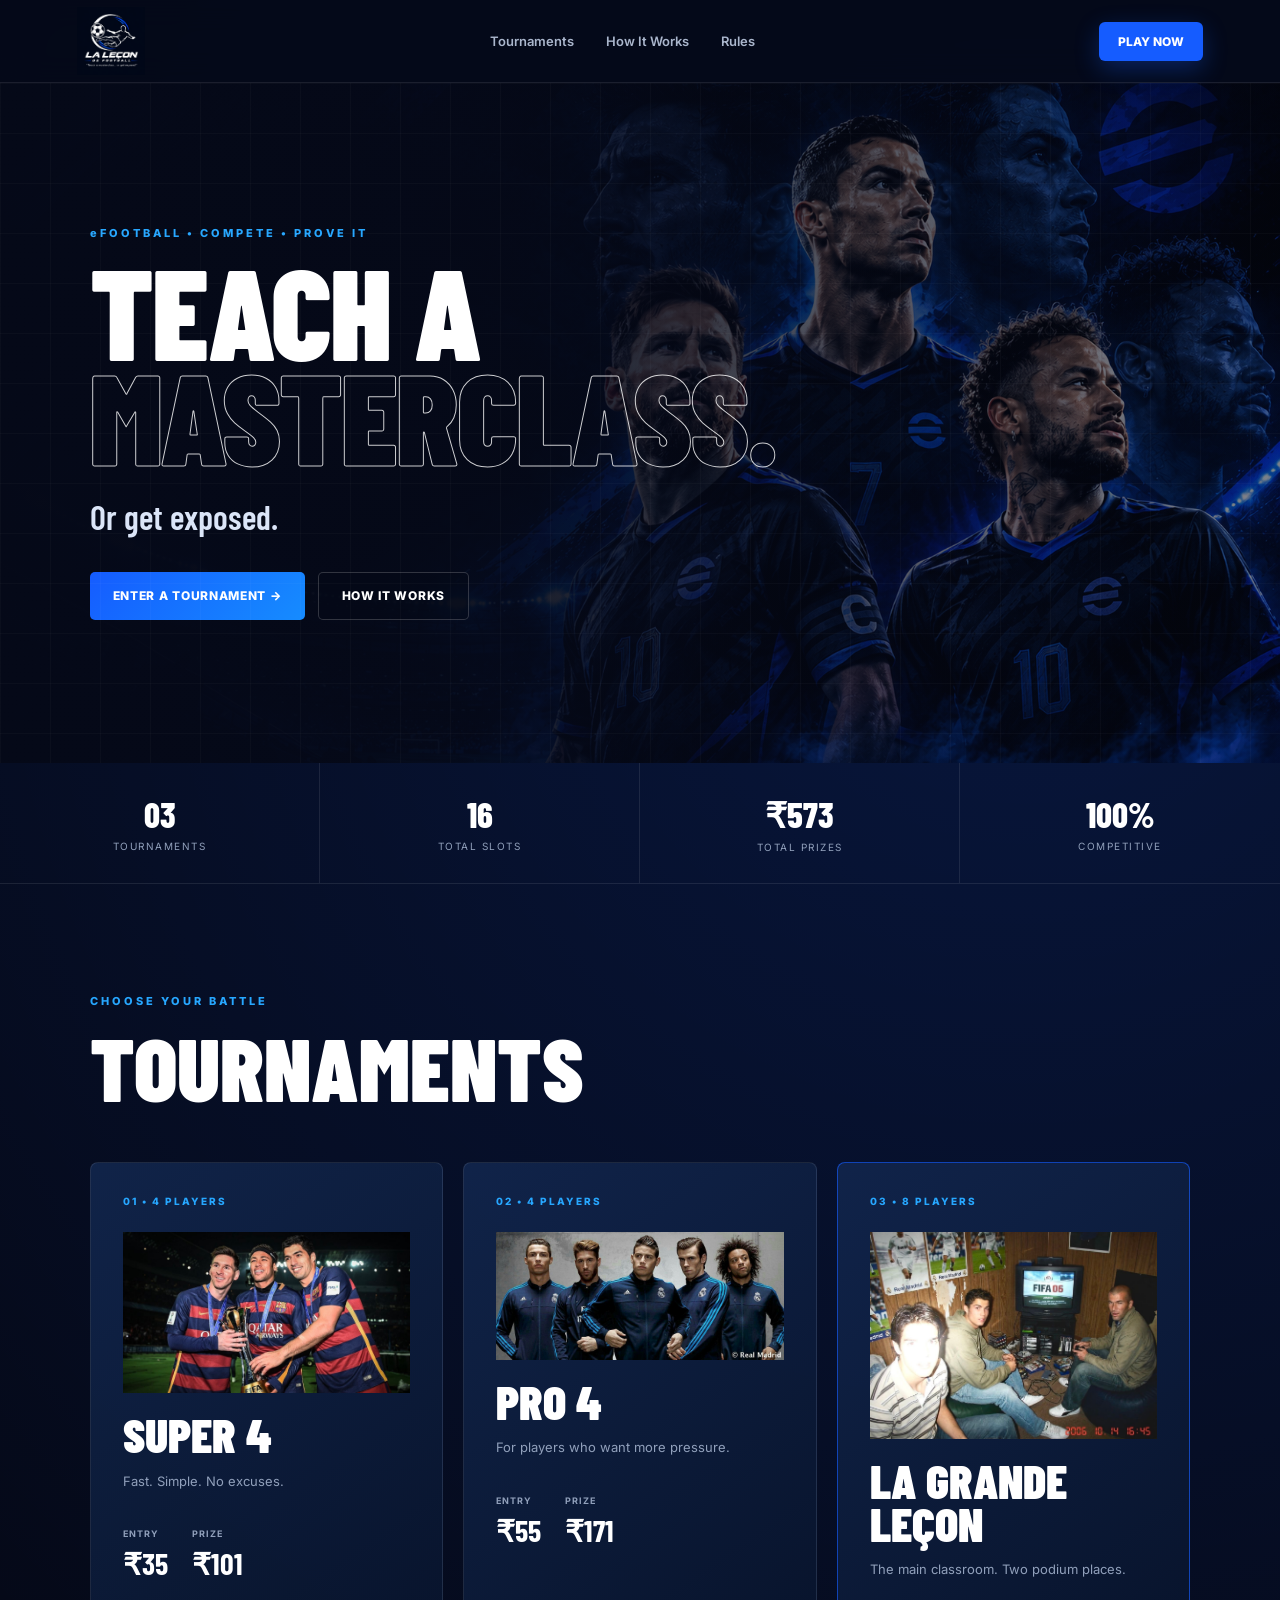
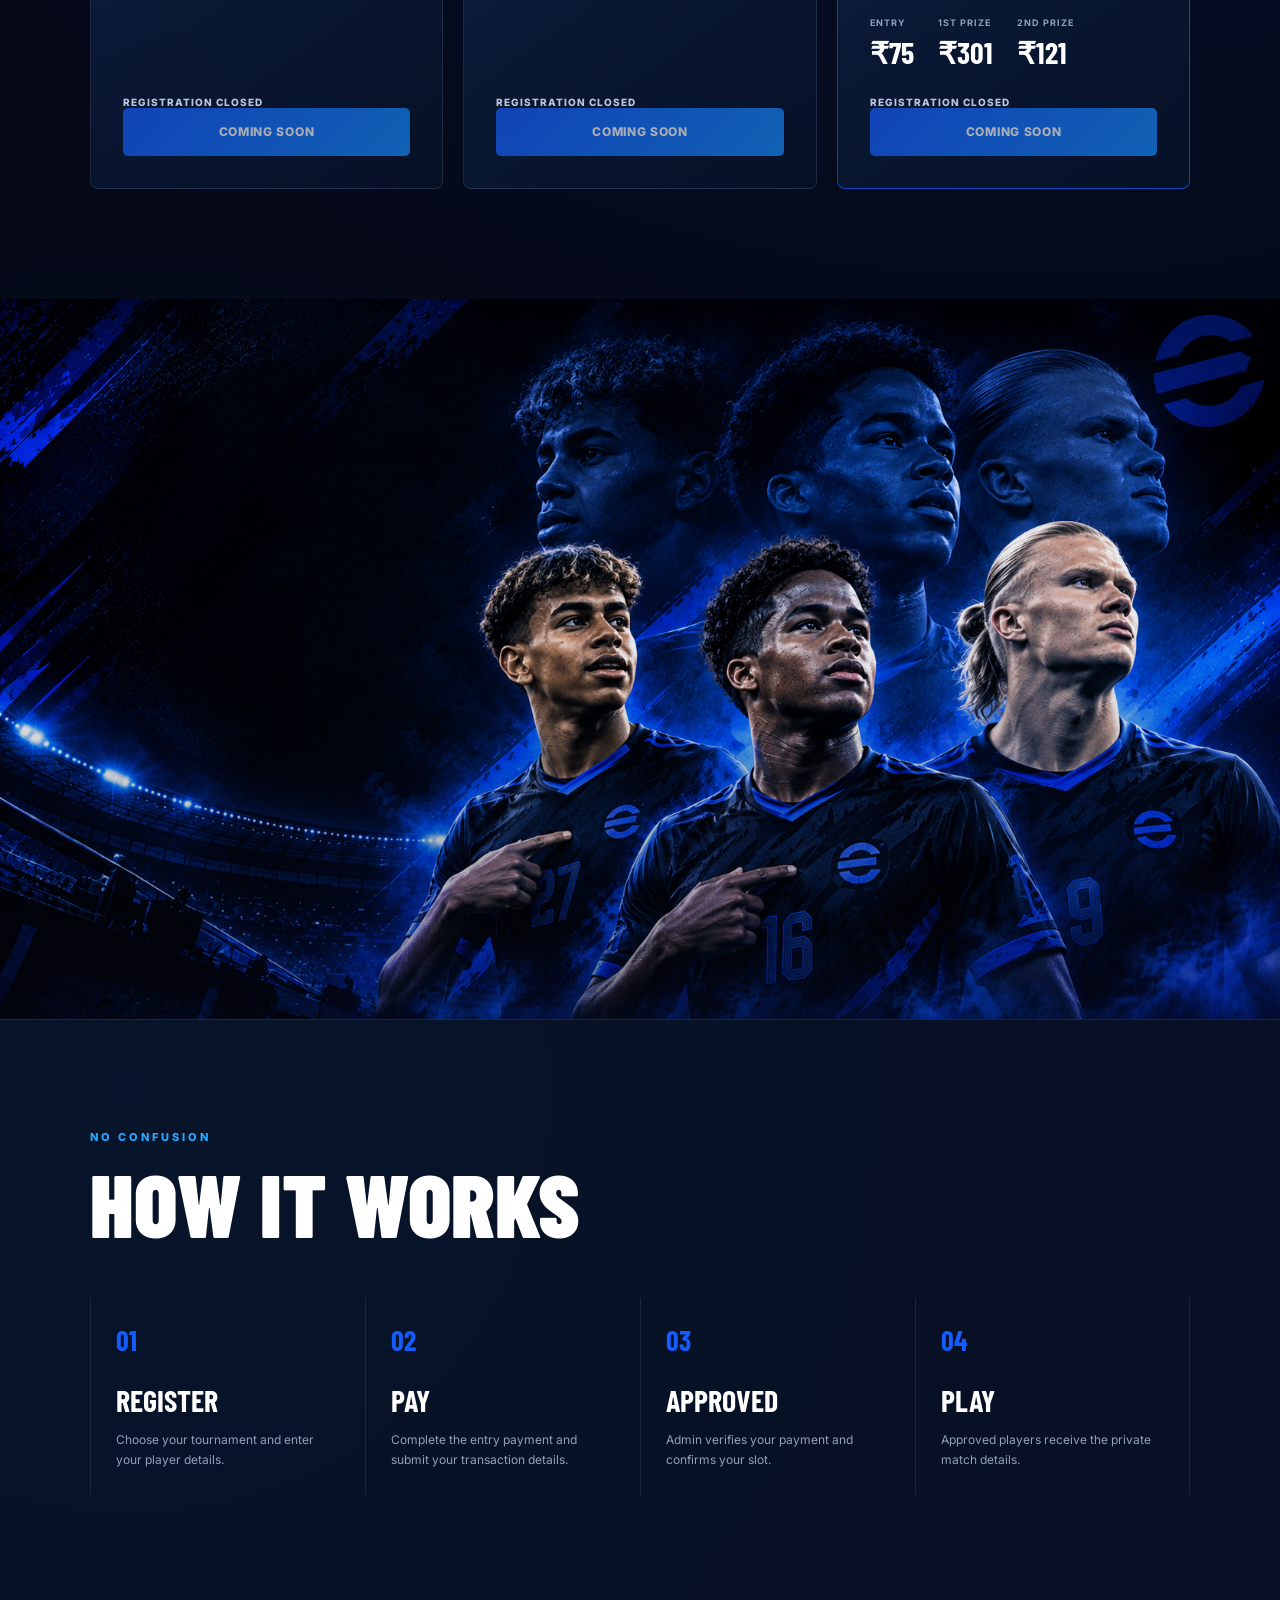
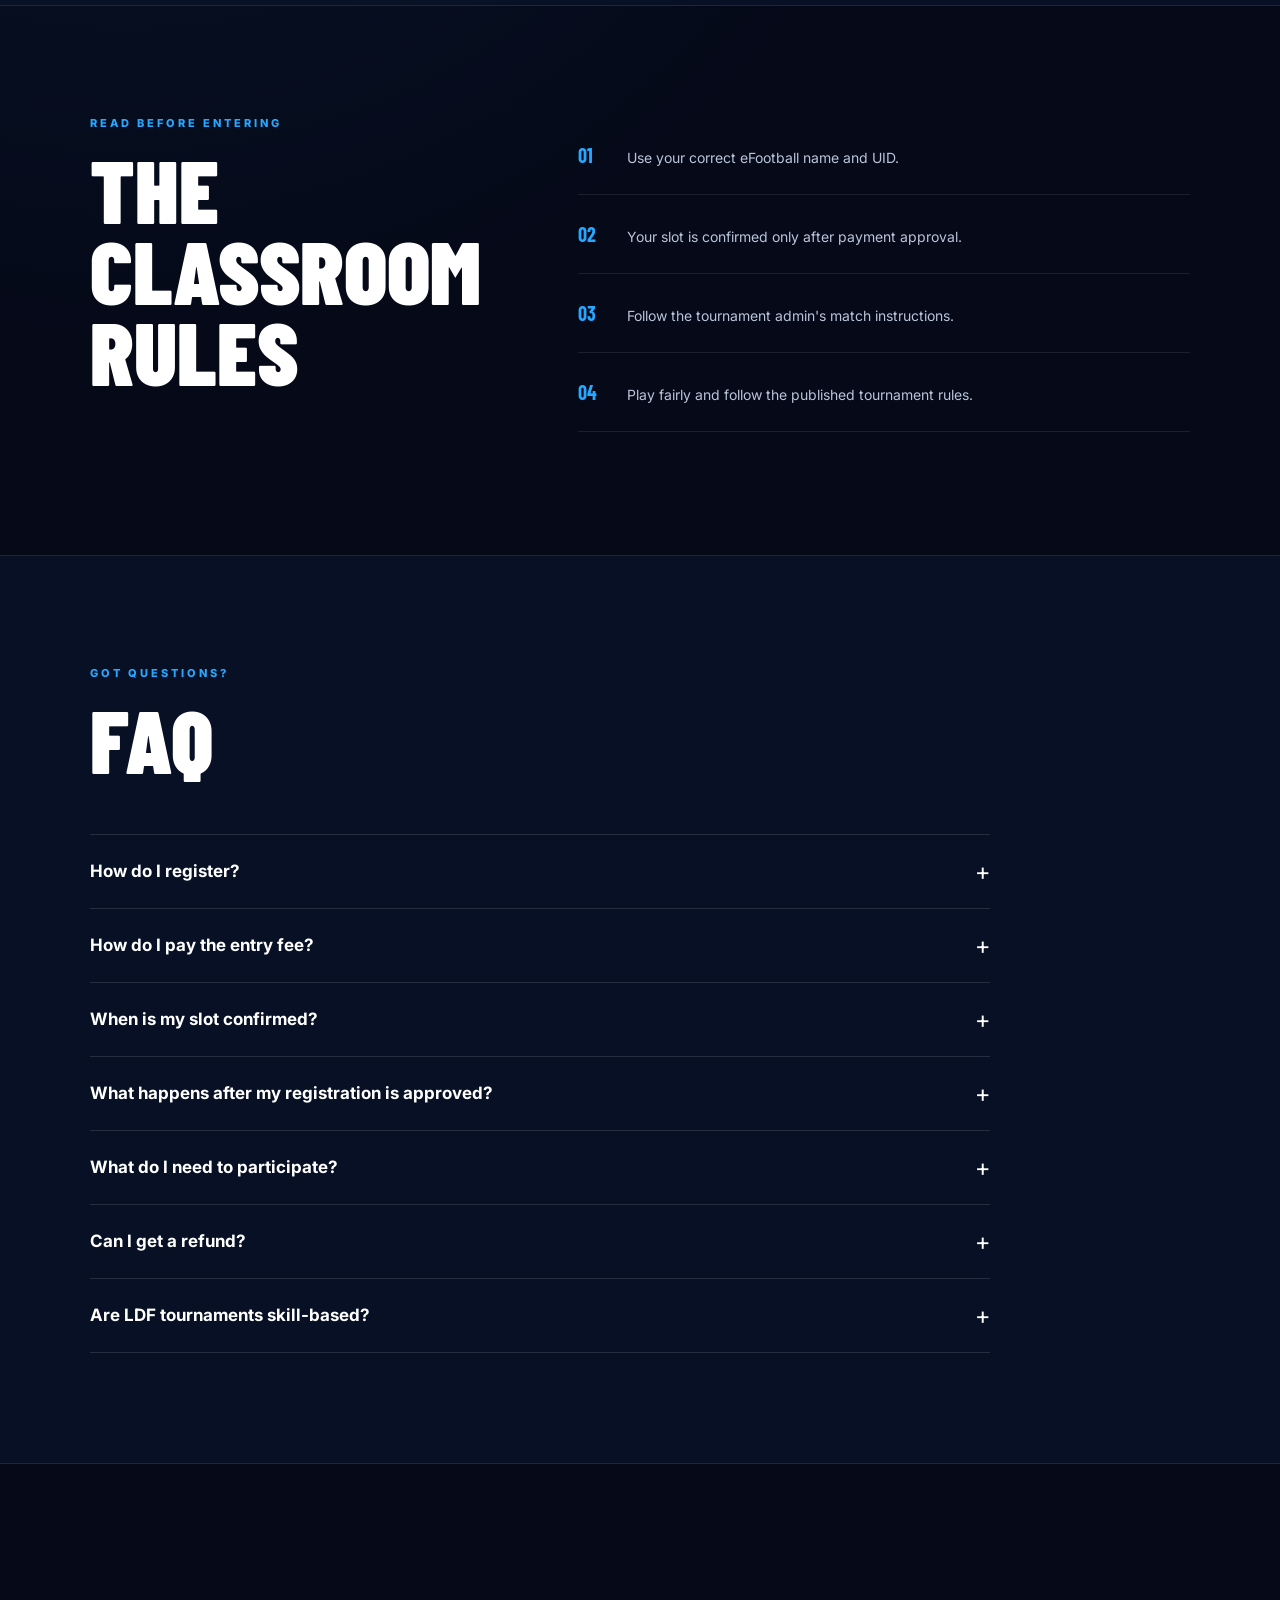
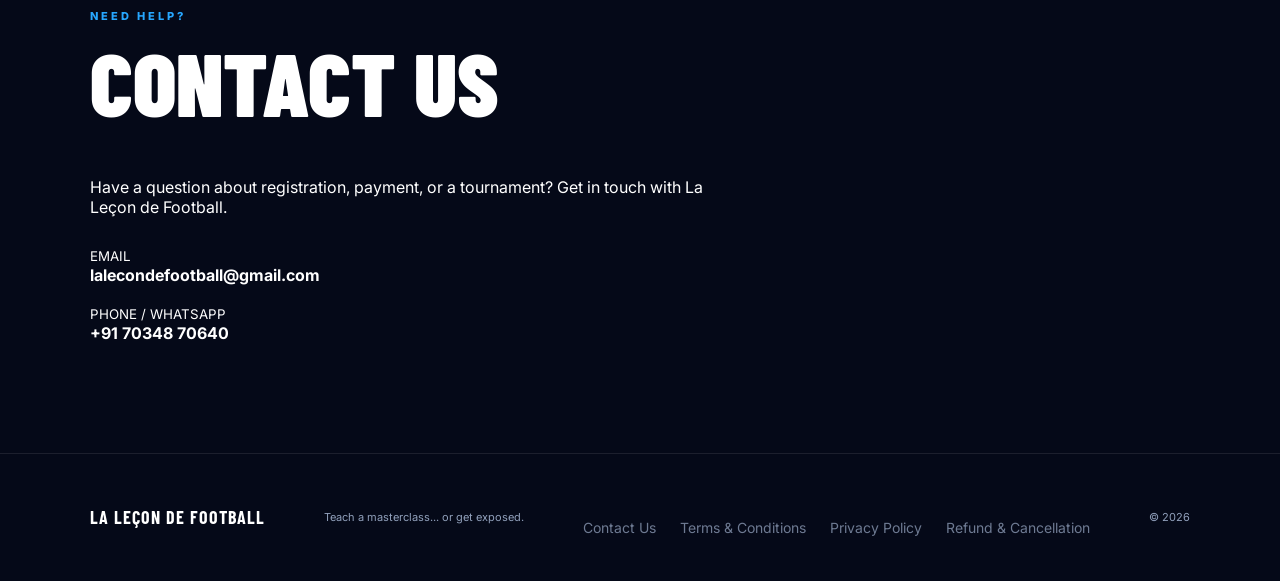
<file: index.html>
<!DOCTYPE html>
<html lang="en">
<head>
  <meta charset="UTF-8">
  <meta name="viewport" content="width=device-width, initial-scale=1.0">
  <meta name="theme-color" content="#050b20">

  <title>La Leçon de Football | eFootball Tournaments</title>

  <link rel="stylesheet" href="style.css">

  <style>

    /* =========================================================
       HERO — DESKTOP
       ========================================================= */

    .hero {
      position: relative !important;
      min-height: 680px;
      overflow: hidden;
      display: flex;
      align-items: center;
      background: #050b20 !important;
    }

    .hero-image {
      position: absolute;
      inset: 0;
      width: 100%;
      height: 100%;
      object-fit: cover;
      object-position: center center;
      z-index: 0;
      display: block;
    }

    .hero-overlay {
      position: absolute;
      inset: 0;
      z-index: 1;

      background:
        linear-gradient(
          90deg,
          rgba(5, 9, 24, 0.96) 0%,
          rgba(5, 9, 24, 0.82) 32%,
          rgba(5, 9, 24, 0.45) 62%,
          rgba(5, 9, 24, 0.30) 100%
        );
    }

    .hero-content {
      position: relative !important;
      z-index: 2 !important;
    }


    /* =========================================================
       TOURNAMENT CARD IMAGES — FULL IMAGE / NO CROPPING
       ========================================================= */

    .tournament-image {
      display: block !important;
      width: 100% !important;
      height: auto !important;
      max-width: 100% !important;
      object-fit: contain !important;
      object-position: center center !important;
      visibility: visible !important;
      opacity: 1 !important;
      margin: 0 0 20px 0;
    }


    /* =========================================================
       YAMAL • ENDRICK • HAALAND
       FULL IMAGE — NO CROPPING
       ========================================================= */

    .future-stars-section {
      position: relative;
      width: 100%;
      overflow: hidden;
      background: #050b20;
      line-height: 0;
    }

    .future-stars-image {
      position: relative;
      display: block;

      width: 100%;
      height: auto;

      max-width: 100%;

      object-fit: contain;
      object-position: center center;
    }

    .future-stars-overlay {
      position: absolute;
      inset: 0;

      background:
        linear-gradient(
          180deg,
          rgba(5, 9, 24, 0.05) 0%,
          rgba(5, 9, 24, 0.08) 50%,
          rgba(5, 9, 24, 0.45) 100%
        );

      pointer-events: none;
    }


    /* =========================================================
       FAQ
       ========================================================= */

    .faq-list {
      margin-top: 40px;
      max-width: 900px;
    }

    .faq-item {
      border-top: 1px solid rgba(255,255,255,0.12);
      padding: 0;
    }

    .faq-item:last-child {
      border-bottom: 1px solid rgba(255,255,255,0.12);
    }

    .faq-question {
      width: 100%;
      padding: 22px 0;
      border: 0;
      background: transparent;
      color: inherit;
      text-align: left;
      font: inherit;
      font-weight: 700;
      font-size: 17px;
      cursor: pointer;
      display: flex;
      align-items: center;
      justify-content: space-between;
      gap: 20px;
    }

    .faq-question span:last-child {
      font-size: 24px;
      font-weight: 400;
      transition: transform 0.2s ease;
    }

    .faq-answer {
      display: none;
      padding: 0 35px 22px 0;
      opacity: 0.75;
      line-height: 1.7;
    }

    .faq-item.active .faq-answer {
      display: block;
    }

    .faq-item.active .faq-question span:last-child {
      transform: rotate(45deg);
    }


    /* =========================================================
       CONTACT
       ========================================================= */

    .contact-box {
      margin-top: 35px;
      max-width: 650px;
    }

    .contact-details {
      display: grid;
      gap: 18px;
      margin-top: 28px;
    }

    .contact-details a {
      color: inherit;
      text-decoration: none;
      font-weight: 700;
    }

    .contact-details a:hover {
      text-decoration: underline;
    }


    /* =========================================================
       FOOTER LINKS
       ========================================================= */

    .footer-links {
      display: flex;
      flex-wrap: wrap;
      gap: 12px 24px;
      margin-top: 20px;
    }

    .footer-links a {
      color: inherit;
      text-decoration: none;
      opacity: 0.75;
      font-size: 14px;
    }

    .footer-links a:hover {
      opacity: 1;
    }


    /* =========================================================
       CLOSED TOURNAMENT
       ========================================================= */

    .tournament-closed {
      opacity: 0.65;
      cursor: not-allowed;
      pointer-events: none;
    }


    /* =========================================================
       MOBILE — SPECIAL HERO COMPOSITION
       ========================================================= */

    @media (max-width: 700px) {

      .hero {
        min-height: 720px;
        display: flex;
        align-items: flex-end;
        position: relative !important;
        overflow: hidden;
        background: #050b20 !important;
      }

      .hero-image {
        position: absolute;

        top: 0;
        left: 50%;

        width: 100%;
        height: auto;

        min-height: 0;

        transform: translateX(-50%);

        object-fit: initial;
        object-position: center;

        z-index: 0;
      }

      .hero-overlay {
        position: absolute;
        inset: 0;
        z-index: 1;

        background:
          linear-gradient(
            180deg,
            rgba(5, 9, 24, 0.08) 0%,
            rgba(5, 9, 24, 0.22) 25%,
            rgba(5, 9, 24, 0.60) 55%,
            rgba(5, 9, 24, 0.96) 82%,
            rgba(5, 9, 24, 1) 100%
          );
      }

      .hero-content {
        position: relative !important;
        z-index: 2 !important;

        width: 100%;
        padding-top: 300px;
        padding-bottom: 55px;
      }


      /* ---------------------------------------------------------
         TOURNAMENT CARD IMAGES — MOBILE
         --------------------------------------------------------- */

      .tournament-image {
        display: block !important;
        width: 100% !important;
        height: auto !important;
        max-width: 100% !important;
        object-fit: contain !important;
        object-position: center center !important;
        visibility: visible !important;
        opacity: 1 !important;
        margin-bottom: 20px;
      }


      /* ---------------------------------------------------------
         FUTURE STARS — MOBILE
         --------------------------------------------------------- */

      .future-stars-section {
        width: 100%;
        overflow: hidden;
      }

      .future-stars-image {
        width: 100%;
        height: auto;

        object-fit: contain;
        object-position: center center;
      }

      .faq-question {
        font-size: 16px;
      }

    }


    /* =========================================================
       VERY SMALL PHONES
       ========================================================= */

    @media (max-width: 390px) {

      .hero {
        min-height: 690px;
      }

      .hero-content {
        padding-top: 280px;
        padding-bottom: 45px;
      }

      .future-stars-image {
        width: 100%;
        height: auto;
      }

      .tournament-image {
        width: 100%;
        height: auto;
      }

    }

  </style>
</head>


<body>


<!-- =========================================================
     NAVIGATION
     ========================================================= -->

<header class="nav">

  <a href="index.html" class="brand">

    <img
      src="logo.PNG"
      alt="La Leçon de Football"
    >

  </a>


  <nav>

    <a href="#tournaments">
      Tournaments
    </a>

    <a href="#how">
      How It Works
    </a>

    <a href="#rules">
      Rules
    </a>

  </nav>


  <a
    href="#tournaments"
    class="nav-btn"
  >
    PLAY NOW
  </a>

</header>



<main>


<!-- =========================================================
     HERO
     ========================================================= -->

<section class="hero">

  <img
    class="hero-image"
    src="./hero-bg.PNG"
    alt=""
  >

  <div class="hero-overlay"></div>

  <div class="hero-content">

    <div class="eyebrow">
      eFOOTBALL • COMPETE • PROVE IT
    </div>

    <h1>
      TEACH A<br>
      <span>MASTERCLASS.</span>
    </h1>

    <p>
      Or get exposed.
    </p>

    <div class="hero-buttons">

      <a
        href="#tournaments"
        class="btn"
      >
        ENTER A TOURNAMENT →
      </a>

      <a
        href="#how"
        class="btn secondary"
      >
        HOW IT WORKS
      </a>

    </div>

  </div>

</section>



<!-- =========================================================
     STATS
     ========================================================= -->

<section class="stats">

  <div>

    <strong>
      03
    </strong>

    <span>
      Tournaments
    </span>

  </div>


  <div>

    <strong>
      16
    </strong>

    <span>
      Total Slots
    </span>

  </div>


  <div>

    <strong>
      ₹573
    </strong>

    <span>
      Total Prizes
    </span>

  </div>


  <div>

    <strong>
      100%
    </strong>

    <span>
      Competitive
    </span>

  </div>

</section>



<!-- =========================================================
     TOURNAMENTS
     ========================================================= -->

<section
  id="tournaments"
  class="section"
>

  <div class="eyebrow">
    CHOOSE YOUR BATTLE
  </div>

  <h2>
    TOURNAMENTS
  </h2>

  <div class="cards">


    <!-- SUPER 4 -->

    <article class="card">

      <div class="card-number">
        01 • 4 PLAYERS
      </div>

      <img
        class="tournament-image"
        src="./super4.jpg"
        alt="SUPER 4"
        style="display:block !important; width:100% !important; height:auto !important; max-width:100% !important; object-fit:contain !important; visibility:visible !important; opacity:1 !important;"
      >

      <h3>
        SUPER 4
      </h3>

      <p>
        Fast. Simple. No excuses.
      </p>

      <div class="money">

        <div>

          <small>
            ENTRY
          </small>

          <strong>
            ₹35
          </strong>

        </div>


        <div>

          <small>
            PRIZE
          </small>

          <strong>
            ₹101
          </strong>

        </div>

      </div>

      <div
        class="slots"
        id="super4Slots"
      >
        CHECKING REGISTRATION...
      </div>

      <a
        href="#"
        class="btn full tournament-closed"
        id="super4Button"
      >
        CHECKING...
      </a>

    </article>



    <!-- PRO 4 -->

    <article class="card">

      <div class="card-number">
        02 • 4 PLAYERS
      </div>

      <img
        class="tournament-image"
        src="./pro4.jpg"
        alt="PRO 4"
        style="display:block !important; width:100% !important; height:auto !important; max-width:100% !important; object-fit:contain !important; visibility:visible !important; opacity:1 !important;"
      >

      <h3>
        PRO 4
      </h3>

      <p>
        For players who want more pressure.
      </p>

      <div class="money">

        <div>

          <small>
            ENTRY
          </small>

          <strong>
            ₹55
          </strong>

        </div>


        <div>

          <small>
            PRIZE
          </small>

          <strong>
            ₹171
          </strong>

        </div>

      </div>

      <div
        class="slots"
        id="pro4Slots"
      >
        CHECKING REGISTRATION...
      </div>

      <a
        href="#"
        class="btn full tournament-closed"
        id="pro4Button"
      >
        CHECKING...
      </a>

    </article>



    <!-- LA GRANDE LEÇON -->

    <article class="card featured">

      <div class="card-number">
        03 • 8 PLAYERS
      </div>

      <img
        class="tournament-image"
        src="./grande.JPG"
        alt="LA GRANDE LEÇON"
        style="display:block !important; width:100% !important; height:auto !important; max-width:100% !important; object-fit:contain !important; visibility:visible !important; opacity:1 !important;"
      >

      <h3>
        LA GRANDE<br>
        LEÇON
      </h3>

      <p>
        The main classroom. Two podium places.
      </p>

      <div class="money">

        <div>

          <small>
            ENTRY
          </small>

          <strong>
            ₹75
          </strong>

        </div>


        <div>

          <small>
            1ST PRIZE
          </small>

          <strong>
            ₹301
          </strong>

        </div>


        <div>

          <small>
            2ND PRIZE
          </small>

          <strong>
            ₹121
          </strong>

        </div>

      </div>

      <div
        class="slots"
        id="grande8Slots"
      >
        CHECKING REGISTRATION...
      </div>

      <a
        href="#"
        class="btn full tournament-closed"
        id="grande8Button"
      >
        CHECKING...
      </a>

    </article>


  </div>

</section>



<!-- =========================================================
     YAMAL • ENDRICK • HAALAND
     ========================================================= -->

<section class="future-stars-section">

  <img
    class="future-stars-image"
    src="./future-stars.PNG"
    alt="Yamal, Endrick and Haaland"
  >

  <div class="future-stars-overlay"></div>

</section>



<!-- =========================================================
     HOW IT WORKS
     ========================================================= -->

<section
  id="how"
  class="section dark"
>

  <div class="eyebrow">
    NO CONFUSION
  </div>

  <h2>
    HOW IT WORKS
  </h2>

  <div class="steps">


    <div>

      <b>
        01
      </b>

      <h3>
        REGISTER
      </h3>

      <p>
        Choose your tournament and enter
        your player details.
      </p>

    </div>


    <div>

      <b>
        02
      </b>

      <h3>
        PAY
      </h3>

      <p>
        Complete the entry payment and
        submit your transaction details.
      </p>

    </div>


    <div>

      <b>
        03
      </b>

      <h3>
        APPROVED
      </h3>

      <p>
        Admin verifies your payment and
        confirms your slot.
      </p>

    </div>


    <div>

      <b>
        04
      </b>

      <h3>
        PLAY
      </h3>

      <p>
        Approved players receive the
        private match details.
      </p>

    </div>


  </div>

</section>



<!-- =========================================================
     RULES
     ========================================================= -->

<section
  id="rules"
  class="section rules"
>

  <div>

    <div class="eyebrow">
      READ BEFORE ENTERING
    </div>

    <h2>
      THE CLASSROOM<br>
      RULES
    </h2>

  </div>


  <div class="rule-list">


    <p>

      <b>
        01
      </b>

      Use your correct eFootball name and UID.

    </p>


    <p>

      <b>
        02
      </b>

      Your slot is confirmed only after payment approval.

    </p>


    <p>

      <b>
        03
      </b>

      Follow the tournament admin's match instructions.

    </p>


    <p>

      <b>
        04
      </b>

      Play fairly and follow the published tournament rules.

    </p>


  </div>

</section>



<!-- =========================================================
     FAQ
     ========================================================= -->

<section
  id="faq"
  class="section dark"
>

  <div class="eyebrow">
    GOT QUESTIONS?
  </div>

  <h2>
    FAQ
  </h2>

  <div class="faq-list">


    <div class="faq-item">

      <button
        type="button"
        class="faq-question"
      >

        <span>
          How do I register?
        </span>

        <span>
          +
        </span>

      </button>

      <div class="faq-answer">

        Choose a tournament, enter your player details,
        complete the required payment, and submit your registration.

      </div>

    </div>


    <div class="faq-item">

      <button
        type="button"
        class="faq-question"
      >

        <span>
          How do I pay the entry fee?
        </span>

        <span>
          +
        </span>

      </button>

      <div class="faq-answer">

        Payment instructions are shown during the registration process.

      </div>

    </div>


    <div class="faq-item">

      <button
        type="button"
        class="faq-question"
      >

        <span>
          When is my slot confirmed?
        </span>

        <span>
          +
        </span>

      </button>

      <div class="faq-answer">

        Your slot is confirmed after your payment and registration
        have been verified by the LDF admin.

      </div>

    </div>


    <div class="faq-item">

      <button
        type="button"
        class="faq-question"
      >

        <span>
          What happens after my registration is approved?
        </span>

        <span>
          +
        </span>

      </button>

      <div class="faq-answer">

        Approved players receive the information needed
        to participate in their tournament.

      </div>

    </div>


    <div class="faq-item">

      <button
        type="button"
        class="faq-question"
      >

        <span>
          What do I need to participate?
        </span>

        <span>
          +
        </span>

      </button>

      <div class="faq-answer">

        You need a valid eFootball account and the correct
        eFootball UID submitted during registration.

      </div>

    </div>


    <div class="faq-item">

      <button
        type="button"
        class="faq-question"
      >

        <span>
          Can I get a refund?
        </span>

        <span>
          +
        </span>

      </button>

      <div class="faq-answer">

        Refunds and cancellations are handled according to
        the LDF Refund & Cancellation Policy.

      </div>

    </div>


    <div class="faq-item">

      <button
        type="button"
        class="faq-question"
      >

        <span>
          Are LDF tournaments skill-based?
        </span>

        <span>
          +
        </span>

      </button>

      <div class="faq-answer">

        Yes. LDF tournaments are skill-based eFootball
        competitions where results are determined by gameplay
        performance under the published tournament rules.

      </div>

    </div>


  </div>

</section>



<!-- =========================================================
     CONTACT
     ========================================================= -->

<section
  id="contact"
  class="section"
>

  <div class="contact-box">

    <div class="eyebrow">
      NEED HELP?
    </div>

    <h2>
      CONTACT US
    </h2>

    <p>
      Have a question about registration, payment,
      or a tournament? Get in touch with La Leçon de Football.
    </p>

    <div class="contact-details">

      <div>

        <small>
          EMAIL
        </small>

        <br>

        <a href="mailto:lalecondefootball@gmail.com">
          lalecondefootball@gmail.com
        </a>

      </div>


      <div>

        <small>
          PHONE / WHATSAPP
        </small>

        <br>

        <a href="tel:+917034870640">
          +91 70348 70640
        </a>

      </div>

    </div>

  </div>

</section>


</main>



<!-- =========================================================
     FOOTER
     ========================================================= -->

<footer>

  <strong>
    LA LEÇON DE FOOTBALL
  </strong>

  <span>
    Teach a masterclass... or get exposed.
  </span>


  <div class="footer-links">

    <a href="contact.html">
      Contact Us
    </a>

    <a href="terms.html">
      Terms & Conditions
    </a>

    <a href="privacy.html">
      Privacy Policy
    </a>

    <a href="refund.html">
      Refund & Cancellation
    </a>

  </div>


  <span>
    © 2026
  </span>

</footer>



<!-- =========================================================
     FAQ + TOURNAMENT STATUS
     ========================================================= -->

<script>

  /* ---------------------------------------------------------
     FAQ
     --------------------------------------------------------- */

  document
    .querySelectorAll(".faq-question")
    .forEach(function(button) {

      button.addEventListener(
        "click",
        function() {

          const item =
            button.closest(".faq-item");

          item.classList.toggle("active");

        }
      );

    });


  /* ---------------------------------------------------------
     TOURNAMENT STATUS API
     ---------------------------------------------------------
     
     NEW OPTIMIZED STATUS API
     --------------------------------------------------------- */

  const statusAPI =
    "https://script.google.com/macros/s/AKfycbyb89ER_9KutJqoZTGe-Nj4_RSO0ednIy4APwCXxLODgHwgKmUkGWjQ7UFdAOsfYxMM/exec";


  /* ---------------------------------------------------------
     TOURNAMENT ELEMENTS
     --------------------------------------------------------- */

  const tournaments = {

    SUPER4: {
      slots: document.getElementById("super4Slots"),
      button: document.getElementById("super4Button"),
      name: "SUPER 4",
      registrationURL: "register.html?tournament=super4"
    },

    PRO4: {
      slots: document.getElementById("pro4Slots"),
      button: document.getElementById("pro4Button"),
      name: "PRO 4",
      registrationURL: "register.html?tournament=pro4"
    },

    GRANDE8: {
      slots: document.getElementById("grande8Slots"),
      button: document.getElementById("grande8Button"),
      name: "LA GRANDE LEÇON",
      registrationURL: "register.html?tournament=grande"
    }

  };


  /* ---------------------------------------------------------
     UPDATE ONE TOURNAMENT
     --------------------------------------------------------- */

  function updateTournament(tournamentId, data) {

    const tournament =
      tournaments[tournamentId];


    if (!tournament) {
      return;
    }


    const status =
      String(data.status || "")
        .trim()
        .toUpperCase();


    const registeredCount =
      Number(data.registeredCount || 0);


    const slotLimit =
      Number(data.slots || 0);


    /* -------------------------------------------------------
       OPEN
       ------------------------------------------------------- */

    if (
      status === "OPEN" &&
      registeredCount < slotLimit
    ) {

      tournament.slots.textContent =
        registeredCount +
        " / " +
        slotLimit +
        " SLOTS • OPEN";


      tournament.button.textContent =
        "REGISTER →";


      tournament.button.href =
        tournament.registrationURL;


      tournament.button.classList.remove(
        "tournament-closed"
      );


      return;

    }


    /* -------------------------------------------------------
       FULL
       ------------------------------------------------------- */

    if (
      status === "FULL" ||
      (
        status === "OPEN" &&
        slotLimit > 0 &&
        registeredCount >= slotLimit
      )
    ) {

      tournament.slots.textContent =
        slotLimit +
        " / " +
        slotLimit +
        " SLOTS • FULL";


      tournament.button.textContent =
        "REGISTRATION FULL";


      tournament.button.removeAttribute(
        "href"
      );


      tournament.button.classList.add(
        "tournament-closed"
      );


      return;

    }


    /* -------------------------------------------------------
       DRAFT / CLOSED / ANY OTHER STATUS
       ------------------------------------------------------- */

    tournament.slots.textContent =
      "REGISTRATION CLOSED";


    tournament.button.textContent =
      "COMING SOON";


    tournament.button.removeAttribute(
      "href"
    );


    tournament.button.classList.add(
      "tournament-closed"
    );

  }


  /* ---------------------------------------------------------
     LOAD ALL TOURNAMENT STATUSES
     --------------------------------------------------------- */

  fetch(statusAPI)

    .then(function(response) {

      if (!response.ok) {
        throw new Error("Status API request failed");
      }

      return response.json();

    })

    .then(function(data) {

      if (
        data.success !== true ||
        !data.tournaments
      ) {

        throw new Error("Invalid status response");

      }


      updateTournament(
        "SUPER4",
        data.tournaments.SUPER4 || {}
      );


      updateTournament(
        "PRO4",
        data.tournaments.PRO4 || {}
      );


      updateTournament(
        "GRANDE8",
        data.tournaments.GRANDE8 || {}
      );

    })

    .catch(function() {

      /* -------------------------------------------------------
         FAIL SAFE

         If the API cannot be reached, registration stays
         closed rather than accidentally allowing registration.
         ------------------------------------------------------- */

      Object.keys(tournaments)
        .forEach(function(tournamentId) {

          const tournament =
            tournaments[tournamentId];


          tournament.slots.textContent =
            "REGISTRATION CLOSED";


          tournament.button.textContent =
            "COMING SOON";


          tournament.button.removeAttribute(
            "href"
          );


          tournament.button.classList.add(
            "tournament-closed"
          );

        });

    });

</script>


</body>
</html>
</file>
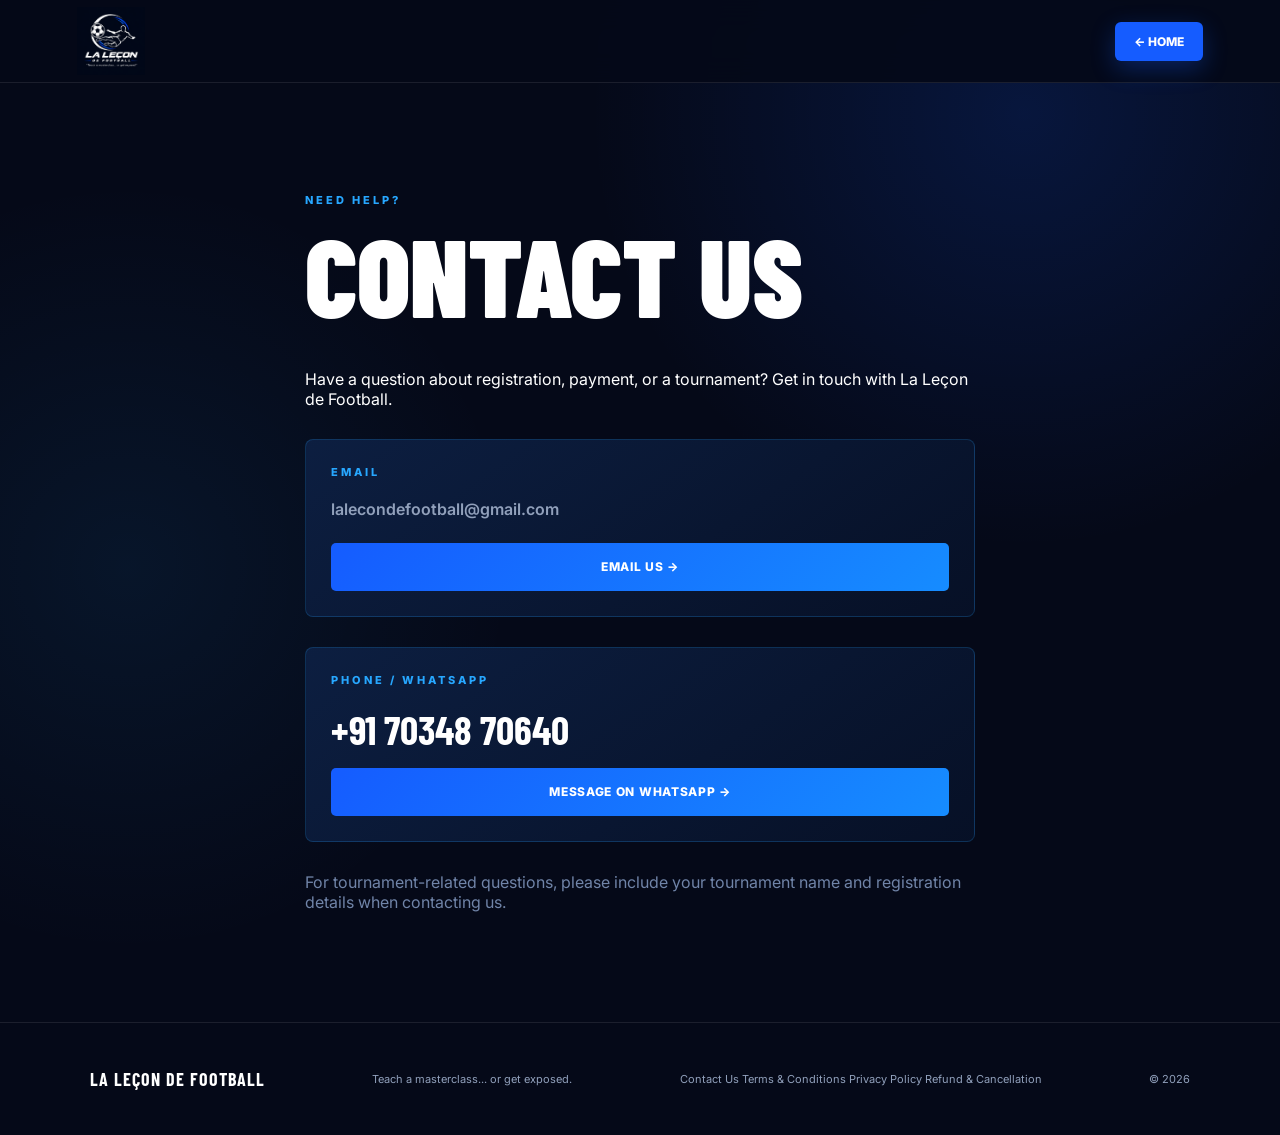
<file: contact.html>
<!DOCTYPE html>
<html lang="en">

<head>

  <meta charset="UTF-8">

  <meta
    name="viewport"
    content="width=device-width, initial-scale=1.0">

  <meta
    name="theme-color"
    content="#050b20">

  <title>
    Contact Us | La Leçon de Football
  </title>

  <link
    rel="stylesheet"
    href="style.css">

</head>


<body>


<header class="nav">

  <a
    href="index.html"
    class="brand">

    <img
      src="logo.PNG"
      alt="La Leçon de Football">

  </a>


  <a
    href="index.html"
    class="nav-btn">

    ← HOME

  </a>

</header>



<main>


<section class="section register-page">

  <div class="eyebrow">
    NEED HELP?
  </div>

  <h1>
    CONTACT US
  </h1>

  <p>
    Have a question about registration, payment,
    or a tournament? Get in touch with
    La Leçon de Football.
  </p>


  <div class="payment-box">

    <div class="eyebrow">
      EMAIL
    </div>

    <p
      style="
        font-size: 16px;
        font-weight: 600;
        margin: 10px 0 20px;
      ">

      lalecondefootball@gmail.com

    </p>

    <a
      href="mailto:lalecondefootball@gmail.com"
      class="btn full">

      EMAIL US →

    </a>

  </div>


  <div class="payment-box">

    <div class="eyebrow">
      PHONE / WHATSAPP
    </div>

    <h3>
      +91 70348 70640
    </h3>

    <a
      href="https://wa.me/917034870640"
      class="btn full">

      MESSAGE ON WHATSAPP →

    </a>

  </div>


  <p class="payment-note">

    For tournament-related questions,
    please include your tournament name
    and registration details when contacting us.

  </p>


</section>

</main>



<footer>

  <strong>
    LA LEÇON DE FOOTBALL
  </strong>

  <span>
    Teach a masterclass... or get exposed.
  </span>


  <div class="footer-links">

    <a href="contact.html">
      Contact Us
    </a>

    <a href="terms.html">
      Terms & Conditions
    </a>

    <a href="privacy.html">
      Privacy Policy
    </a>

    <a href="refund.html">
      Refund & Cancellation
    </a>

  </div>


  <span>
    © 2026
  </span>

</footer>


</body>
</html>
</file>
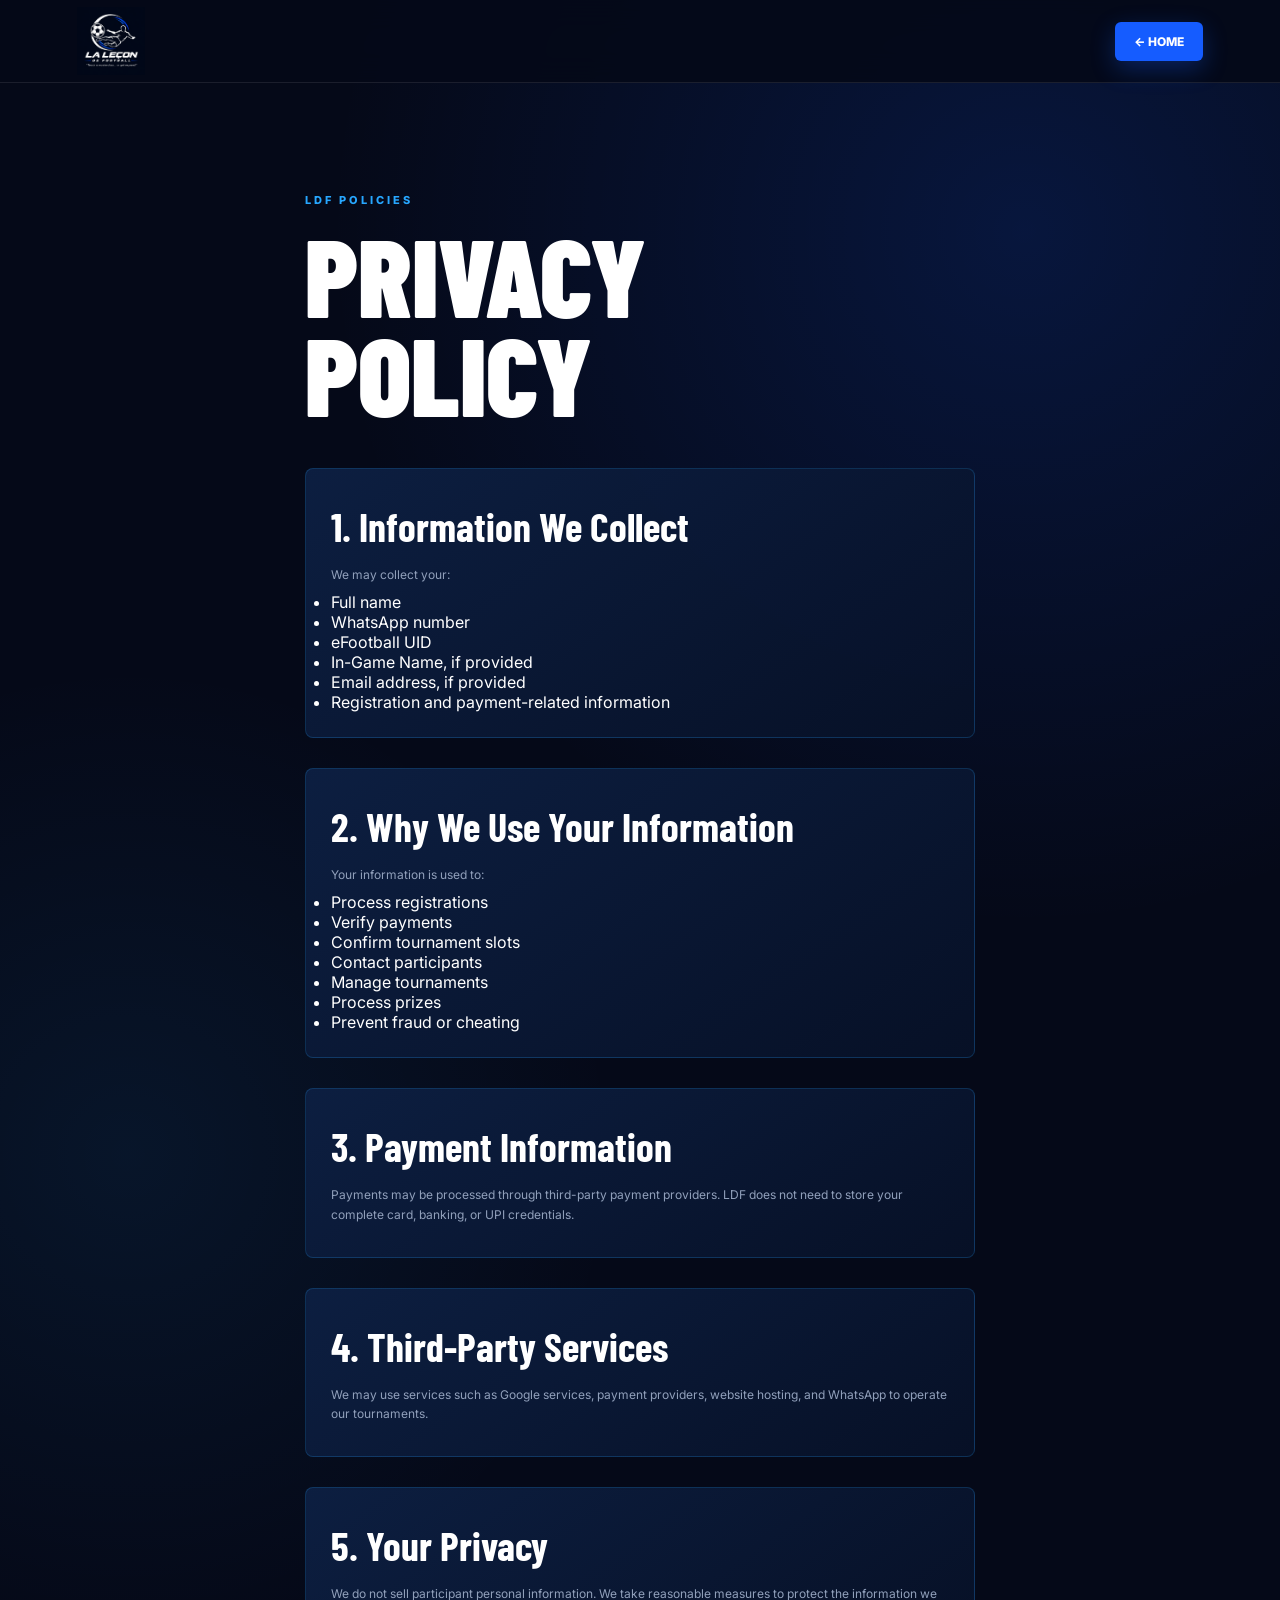
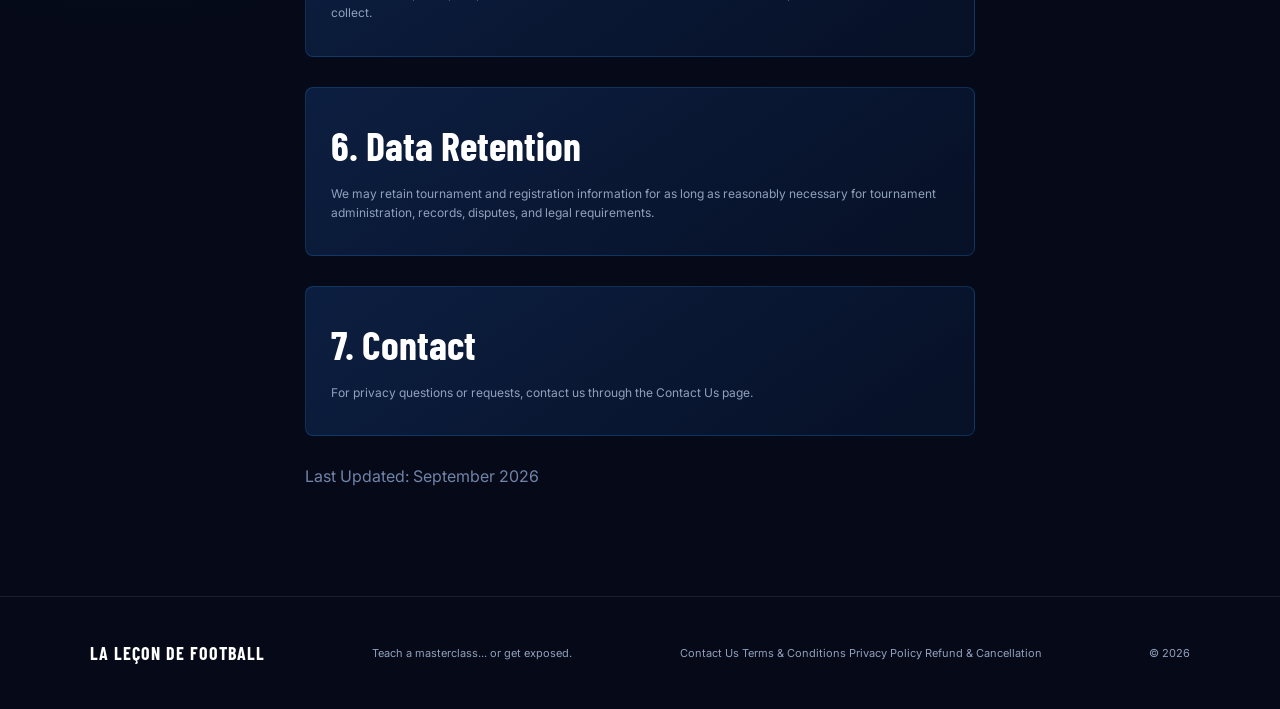
<file: privacy.html>
<!DOCTYPE html>
<html lang="en">

<head>

  <meta charset="UTF-8">

  <meta
    name="viewport"
    content="width=device-width, initial-scale=1.0">

  <meta
    name="theme-color"
    content="#050b20">

  <title>
    Privacy Policy | La Leçon de Football
  </title>

  <link
    rel="stylesheet"
    href="style.css">

</head>


<body>


<header class="nav">

  <a
    href="index.html"
    class="brand">

    <img
      src="logo.PNG"
      alt="La Leçon de Football">

  </a>


  <a
    href="index.html"
    class="nav-btn">

    ← HOME

  </a>

</header>



<main>

<section class="section register-page">

  <div class="eyebrow">
    LDF POLICIES
  </div>

  <h1>
    PRIVACY<br>
    POLICY
  </h1>


  <div class="payment-box">

    <h3>
      1. Information We Collect
    </h3>

    <p>
      We may collect your:
    </p>

    <ul>
      <li>Full name</li>
      <li>WhatsApp number</li>
      <li>eFootball UID</li>
      <li>In-Game Name, if provided</li>
      <li>Email address, if provided</li>
      <li>Registration and payment-related information</li>
    </ul>

  </div>


  <div class="payment-box">

    <h3>
      2. Why We Use Your Information
    </h3>

    <p>
      Your information is used to:
    </p>

    <ul>
      <li>Process registrations</li>
      <li>Verify payments</li>
      <li>Confirm tournament slots</li>
      <li>Contact participants</li>
      <li>Manage tournaments</li>
      <li>Process prizes</li>
      <li>Prevent fraud or cheating</li>
    </ul>

  </div>


  <div class="payment-box">

    <h3>
      3. Payment Information
    </h3>

    <p>
      Payments may be processed through third-party
      payment providers. LDF does not need to store
      your complete card, banking, or UPI credentials.
    </p>

  </div>


  <div class="payment-box">

    <h3>
      4. Third-Party Services
    </h3>

    <p>
      We may use services such as Google services,
      payment providers, website hosting, and
      WhatsApp to operate our tournaments.
    </p>

  </div>


  <div class="payment-box">

    <h3>
      5. Your Privacy
    </h3>

    <p>
      We do not sell participant personal information.
      We take reasonable measures to protect the
      information we collect.
    </p>

  </div>


  <div class="payment-box">

    <h3>
      6. Data Retention
    </h3>

    <p>
      We may retain tournament and registration
      information for as long as reasonably necessary
      for tournament administration, records, disputes,
      and legal requirements.
    </p>

  </div>


  <div class="payment-box">

    <h3>
      7. Contact
    </h3>

    <p>
      For privacy questions or requests, contact us
      through the Contact Us page.
    </p>

  </div>


  <p class="payment-note">

    Last Updated: September 2026

  </p>


</section>

</main>



<footer>

  <strong>
    LA LEÇON DE FOOTBALL
  </strong>

  <span>
    Teach a masterclass... or get exposed.
  </span>


  <div class="footer-links">

    <a href="contact.html">
      Contact Us
    </a>

    <a href="terms.html">
      Terms & Conditions
    </a>

    <a href="privacy.html">
      Privacy Policy
    </a>

    <a href="refund.html">
      Refund & Cancellation
    </a>

  </div>


  <span>
    © 2026
  </span>

</footer>


</body>
</html>
</file>
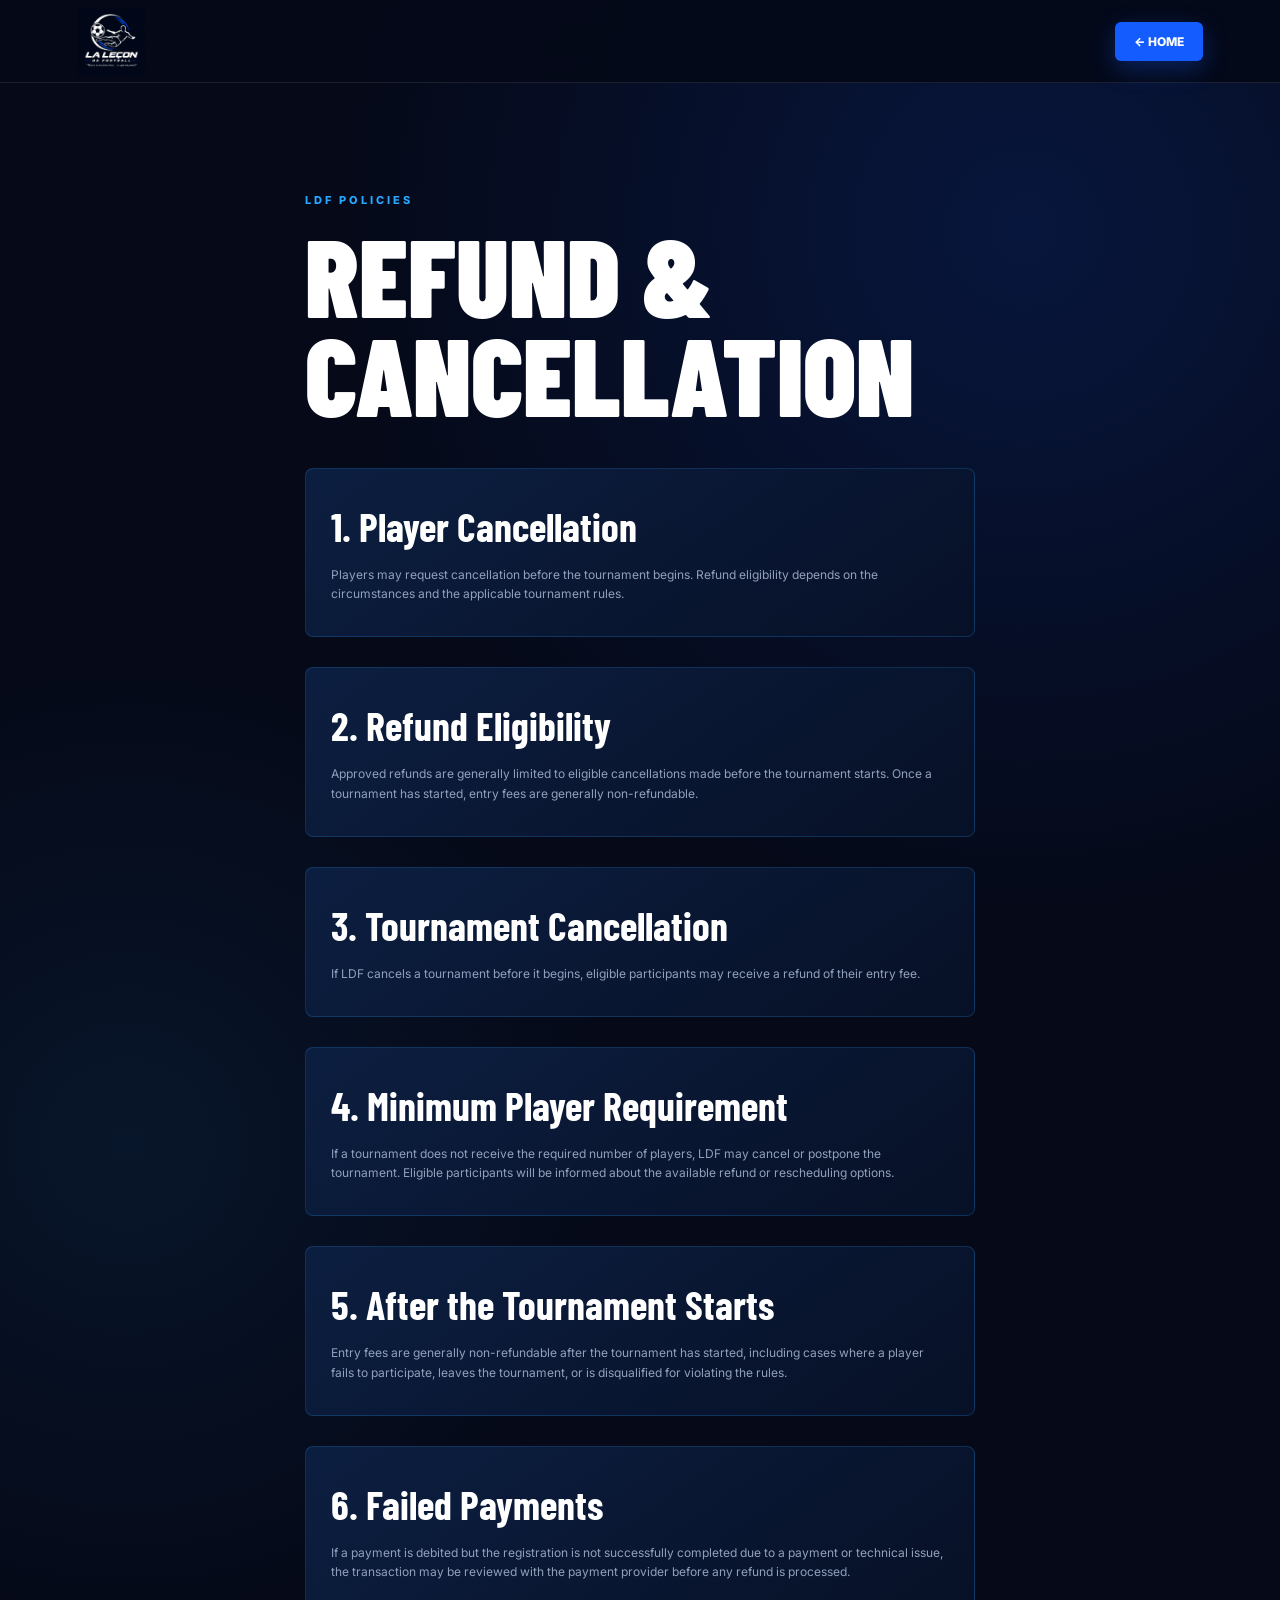
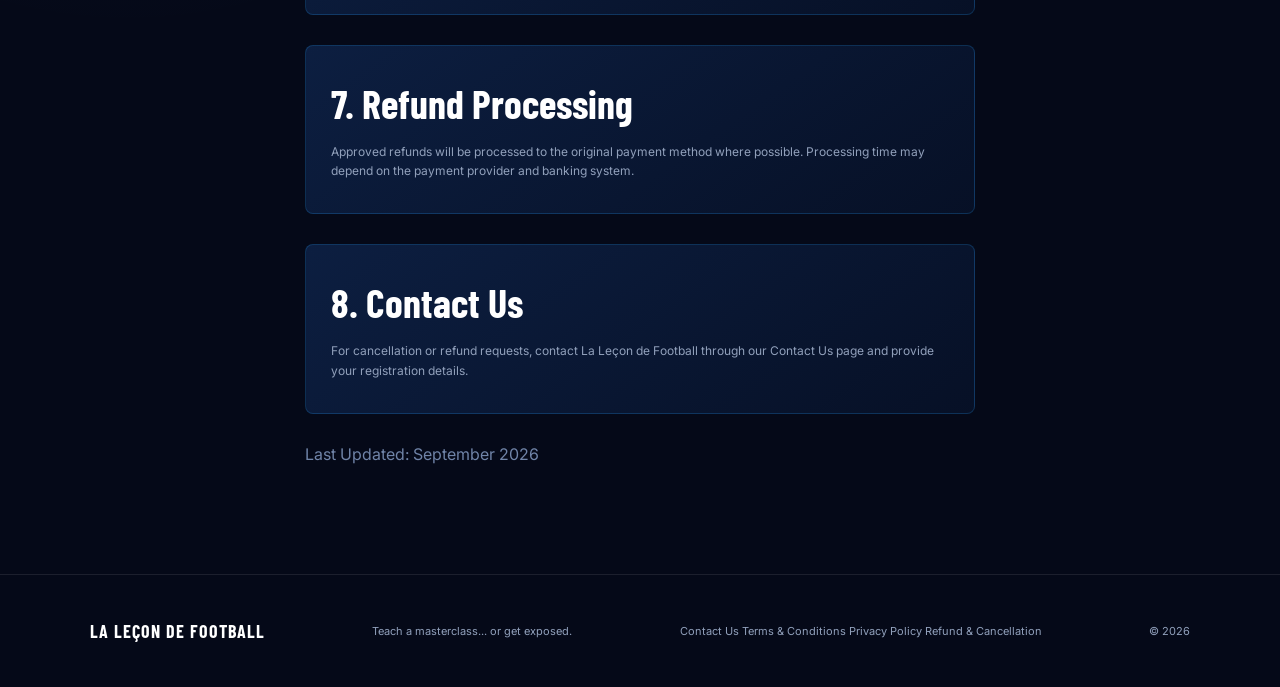
<file: refund.html>
<!DOCTYPE html>
<html lang="en">

<head>

  <meta charset="UTF-8">

  <meta
    name="viewport"
    content="width=device-width, initial-scale=1.0">

  <meta
    name="theme-color"
    content="#050b20">

  <title>
    Refund & Cancellation | La Leçon de Football
  </title>

  <link
    rel="stylesheet"
    href="style.css">

</head>


<body>


<header class="nav">

  <a
    href="index.html"
    class="brand">

    <img
      src="logo.PNG"
      alt="La Leçon de Football">

  </a>


  <a
    href="index.html"
    class="nav-btn">

    ← HOME

  </a>

</header>



<main>

<section class="section register-page">

  <div class="eyebrow">
    LDF POLICIES
  </div>

  <h1>
    REFUND &<br>
    CANCELLATION
  </h1>


  <div class="payment-box">

    <h3>
      1. Player Cancellation
    </h3>

    <p>
      Players may request cancellation before
      the tournament begins. Refund eligibility
      depends on the circumstances and the
      applicable tournament rules.
    </p>

  </div>


  <div class="payment-box">

    <h3>
      2. Refund Eligibility
    </h3>

    <p>
      Approved refunds are generally limited to
      eligible cancellations made before the
      tournament starts. Once a tournament has
      started, entry fees are generally
      non-refundable.
    </p>

  </div>


  <div class="payment-box">

    <h3>
      3. Tournament Cancellation
    </h3>

    <p>
      If LDF cancels a tournament before it begins,
      eligible participants may receive a refund
      of their entry fee.
    </p>

  </div>


  <div class="payment-box">

    <h3>
      4. Minimum Player Requirement
    </h3>

    <p>
      If a tournament does not receive the required
      number of players, LDF may cancel or postpone
      the tournament. Eligible participants will be
      informed about the available refund or
      rescheduling options.
    </p>

  </div>


  <div class="payment-box">

    <h3>
      5. After the Tournament Starts
    </h3>

    <p>
      Entry fees are generally non-refundable after
      the tournament has started, including cases
      where a player fails to participate, leaves
      the tournament, or is disqualified for
      violating the rules.
    </p>

  </div>


  <div class="payment-box">

    <h3>
      6. Failed Payments
    </h3>

    <p>
      If a payment is debited but the registration
      is not successfully completed due to a payment
      or technical issue, the transaction may be
      reviewed with the payment provider before
      any refund is processed.
    </p>

  </div>


  <div class="payment-box">

    <h3>
      7. Refund Processing
    </h3>

    <p>
      Approved refunds will be processed to the
      original payment method where possible.
      Processing time may depend on the payment
      provider and banking system.
    </p>

  </div>


  <div class="payment-box">

    <h3>
      8. Contact Us
    </h3>

    <p>
      For cancellation or refund requests, contact
      La Leçon de Football through our Contact Us
      page and provide your registration details.
    </p>

  </div>


  <p class="payment-note">

    Last Updated: September 2026

  </p>


</section>

</main>



<footer>

  <strong>
    LA LEÇON DE FOOTBALL
  </strong>

  <span>
    Teach a masterclass... or get exposed.
  </span>


  <div class="footer-links">

    <a href="contact.html">
      Contact Us
    </a>

    <a href="terms.html">
      Terms & Conditions
    </a>

    <a href="privacy.html">
      Privacy Policy
    </a>

    <a href="refund.html">
      Refund & Cancellation
    </a>

  </div>


  <span>
    © 2026
  </span>

</footer>


</body>
</html>
</file>
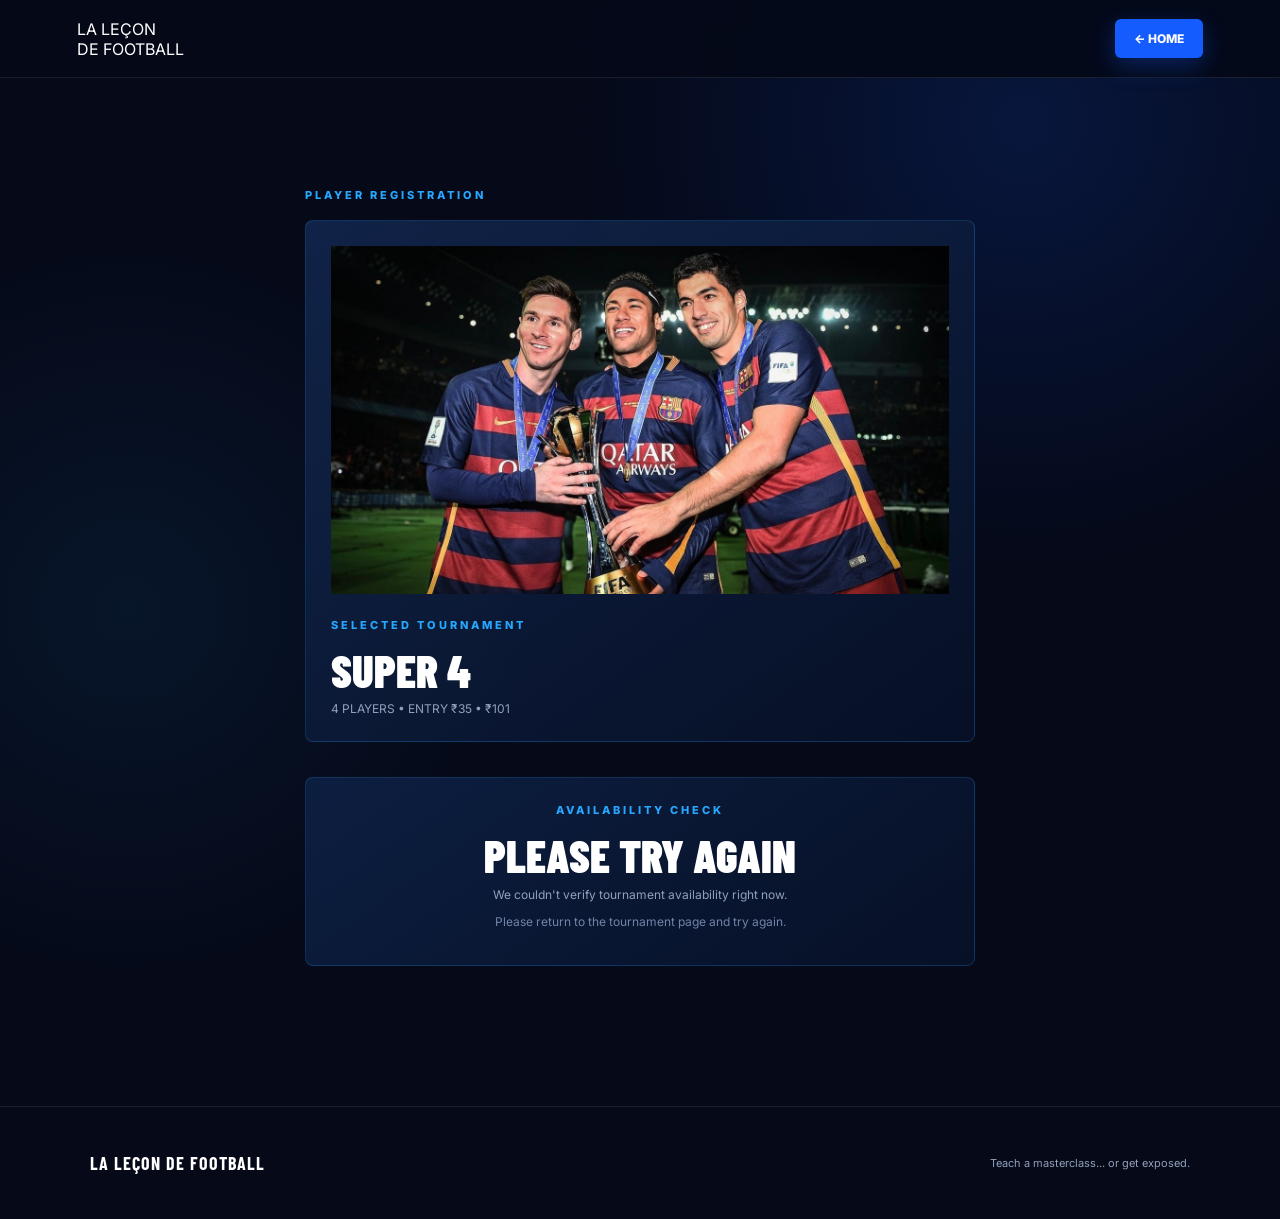
<file: register.html>
<!DOCTYPE html>
<html lang="en">

<head>

  <meta charset="UTF-8">

  <meta
    name="viewport"
    content="width=device-width, initial-scale=1.0">

  <meta
    name="theme-color"
    content="#050b20">

  <title>
    Register | La Leçon de Football
  </title>

  <link
    rel="stylesheet"
    href="style.css">

  <style>

    /* =====================================
       REGISTRATION TOURNAMENT IMAGE
       FULL IMAGE — NO CROPPING
    ===================================== */

    .registration-tournament-image {
      display: block !important;
      width: 100% !important;
      height: auto !important;
      max-width: 100% !important;
      object-fit: contain !important;
      object-position: center center !important;
      visibility: visible !important;
      opacity: 1 !important;
      margin: 0 0 24px 0;
    }

    .selected-tournament {
      overflow: hidden;
    }


    /* =====================================
       REGISTRATION STATUS
    ===================================== */

    .registration-status {
      margin: 24px 0;
    }

    .registration-status .payment-box {
      text-align: center;
    }

    .registration-status h2 {
      margin-bottom: 10px;
    }

    .registration-status p {
      margin-bottom: 8px;
    }


    /* =====================================
       MOBILE
    ===================================== */

    @media (max-width: 700px) {

      .registration-tournament-image {
        display: block !important;
        width: 100% !important;
        height: auto !important;
        max-width: 100% !important;
        object-fit: contain !important;
        object-position: center center !important;
        margin-bottom: 20px;
      }

    }

  </style>

</head>


<body>


<!-- =========================================================
     NAVIGATION
     ========================================================= -->

<header class="nav">

  <a
    href="index.html"
    class="brand">

    LA LEÇON<br>
    DE FOOTBALL

  </a>


  <a
    href="index.html"
    class="nav-btn">

    ← HOME

  </a>

</header>



<main>


<!-- =========================================================
     REGISTRATION
     ========================================================= -->

<section class="section register-page">


  <div class="eyebrow">
    PLAYER REGISTRATION
  </div>



  <div class="selected-tournament">


    <!-- =====================================================
         TOURNAMENT IMAGE
         ===================================================== -->

    <img
      id="tournamentImage"
      class="registration-tournament-image"
      src="./super4.jpg"
      alt="Selected tournament"
    >


    <div class="eyebrow">
      SELECTED TOURNAMENT
    </div>


    <h2 id="tournamentName">
      Loading...
    </h2>


    <div id="tournamentDetails"></div>


  </div>



  <!-- =====================================================
       REGISTRATION STATUS
  ===================================================== -->

  <div
    id="registrationStatus"
    class="registration-status">

    <div class="payment-box">

      <div class="eyebrow">
        CHECKING AVAILABILITY
      </div>

      <h2>
        PLEASE WAIT...
      </h2>

      <p>
        Checking tournament slots.
      </p>

    </div>

  </div>



  <!-- =====================================================
       REGISTRATION FORM
  ===================================================== -->

  <form
    id="registrationForm"
    action="https://script.google.com/macros/s/AKfycbzE7rmEd_QcRcaJDm68in11OYcj3K1YenQ5YlVRJ3YoDH95rTm3rTp4jmZQdN1fkPxS/exec"
    method="POST"
    target="hiddenFrame"
    style="display:none;">


    <!-- =====================================================
         HIDDEN TOURNAMENT DATA
    ===================================================== -->

    <input
      type="hidden"
      id="tournamentId"
      name="tournamentId">


    <input
      type="hidden"
      id="tournamentNameField"
      name="tournamentName">



    <!-- =====================================================
         PLAYER NAME
    ===================================================== -->

    <label>

      FULL NAME

      <input
        type="text"
        id="name"
        name="playerName"
        placeholder="Your full name"
        required>

    </label>



    <!-- =====================================================
         WHATSAPP
    ===================================================== -->

    <label>

      WHATSAPP NUMBER

      <input
        type="tel"
        id="whatsapp"
        name="whatsapp"
        placeholder="Your WhatsApp number"
        required>

    </label>



    <!-- =====================================================
         EFOOTBALL UID
    ===================================================== -->

    <label>

      EFOOTBALL UID

      <input
        type="text"
        id="uid"
        name="uid"
        placeholder="Your eFootball UID"
        required>

    </label>



    <!-- =====================================================
         IN GAME NAME
    ===================================================== -->

    <label>

      IN-GAME NAME (Not mandatory)

      <input
        type="text"
        id="ign"
        name="ign"
        placeholder="Your eFootball name">

    </label>



    <!-- =====================================================
         EMAIL
    ===================================================== -->

    <label>

      EMAIL (Not mandatory)

      <input
        type="email"
        id="email"
        name="email"
        placeholder="you@example.com">

    </label>



    <!-- =====================================================
         PAYMENT
    ===================================================== -->

    <div class="payment-box">

      <div class="eyebrow">
        ENTRY PAYMENT
      </div>


      <h3 id="paymentAmount">
        ₹35
      </h3>


      <p>
        Pay using UPI:
      </p>



      <div class="upi">

        <strong>
          yaseenbadarpk141@okaxis
        </strong>


        <button
          type="button"
          onclick="copyUPI()">

          COPY

        </button>

      </div>



      <p>
        After payment, enter your transaction ID below.
      </p>



      <label>

        TRANSACTION ID

        <input
          type="text"
          id="transactionId"
          name="transactionId"
          placeholder="Enter payment transaction ID"
          required>

      </label>



      <p class="payment-note">

        Your registration will remain pending
        until the admin verifies your payment.

      </p>


    </div>



    <!-- =====================================================
         SUBMIT
    ===================================================== -->

    <button
      type="submit"
      class="btn full"
      id="submitButton">

      SUBMIT REGISTRATION →

    </button>


  </form>



  <!-- =====================================================
       HIDDEN IFRAME
  ===================================================== -->

  <iframe
    name="hiddenFrame"
    style="display:none;">
  </iframe>



  <!-- =====================================================
       CONFIRMATION
  ===================================================== -->

  <div
    id="confirmation"
    class="confirmation">
  </div>


</section>

</main>



<!-- =========================================================
     FOOTER
     ========================================================= -->

<footer>

  <strong>
    LA LEÇON DE FOOTBALL
  </strong>

  <span>
    Teach a masterclass... or get exposed.
  </span>

</footer>



<script>


/* =========================================================
   TOURNAMENT DATA
   ========================================================= */

const tournaments = {


  /* ---------------------------------------------------------
     SUPER 4
  --------------------------------------------------------- */

  super4: {

    id: "SUPER4",

    name: "SUPER 4",

    players: "4 PLAYERS",

    entry: "₹35",

    prize: "₹101",

    image: "./super4.jpg"

  },


  /* ---------------------------------------------------------
     PRO 4
  --------------------------------------------------------- */

  pro4: {

    id: "PRO4",

    name: "PRO 4",

    players: "4 PLAYERS",

    entry: "₹55",

    prize: "₹171",

    image: "./pro4.jpg"

  },


  /* ---------------------------------------------------------
     LA GRANDE LEÇON
  --------------------------------------------------------- */

  grande: {

    id: "GRANDE8",

    name: "LA GRANDE LEÇON",

    players: "8 PLAYERS",

    entry: "₹75",

    prize: "1ST ₹301 • 2ND ₹121",

    image: "./grande.JPG"

  }

};



/* =========================================================
   STATUS API
   ========================================================= */

const statusAPI =
  "https://script.google.com/macros/s/AKfycbyb89ER_9KutJqoZTGe-Nj4_RSO0ednIy4APwCXxLODgHwgKmUkGWjQ7UFdAOsfYxMM/exec";



/* =========================================================
   GET SELECTED TOURNAMENT
   ========================================================= */

const params =
  new URLSearchParams(
    window.location.search
  );


const tournamentKey =
  params.get("tournament") ||
  "super4";


const tournament =
  tournaments[tournamentKey] ||
  tournaments.super4;



/* =========================================================
   SET HIDDEN TOURNAMENT DATA
   ========================================================= */

document
  .getElementById("tournamentId")
  .value =
  tournament.id;


document
  .getElementById("tournamentNameField")
  .value =
  tournament.name;



/* =========================================================
   DISPLAY TOURNAMENT IMAGE
   ========================================================= */

document
  .getElementById("tournamentImage")
  .src =
  tournament.image;


document
  .getElementById("tournamentImage")
  .alt =
  tournament.name;



/* =========================================================
   DISPLAY TOURNAMENT NAME
   ========================================================= */

document
  .getElementById("tournamentName")
  .textContent =
  tournament.name;



/* =========================================================
   DISPLAY TOURNAMENT DETAILS
   ========================================================= */

document
  .getElementById("tournamentDetails")
  .textContent =

  tournament.players +
  " • ENTRY " +
  tournament.entry +
  " • " +
  tournament.prize;



/* =========================================================
   DISPLAY PAYMENT AMOUNT
   ========================================================= */

document
  .getElementById("paymentAmount")
  .textContent =
  tournament.entry;



/* =========================================================
   CHECK TOURNAMENT STATUS
   ========================================================= */

async function checkTournamentStatus() {

  const statusBox =
    document.getElementById(
      "registrationStatus"
    );

  const registrationForm =
    document.getElementById(
      "registrationForm"
    );


  try {

    const response =
      await fetch(
        statusAPI,
        {
          cache: "no-store"
        }
      );


    if (!response.ok) {
      throw new Error(
        "Status API request failed"
      );
    }


    const data =
      await response.json();


    if (
      !data.success ||
      !data.tournaments ||
      !data.tournaments[tournament.id]
    ) {
      throw new Error(
        "Tournament status unavailable"
      );
    }


    const tournamentStatus =
      data.tournaments[tournament.id];


    const status =
      String(
        tournamentStatus.status || ""
      )
        .trim()
        .toUpperCase();


    const registeredCount =
      Number(
        tournamentStatus.registeredCount || 0
      );


    const slots =
      Number(
        tournamentStatus.slots || 0
      );



    /* =====================================================
       FULL
    ===================================================== */

    if (
      status === "FULL" ||
      registeredCount >= slots
    ) {

      registrationForm.style.display =
        "none";


      statusBox.innerHTML = `

        <div class="payment-box">

          <div class="eyebrow">
            REGISTRATION CLOSED
          </div>

          <h2>
            REGISTRATION FULL
          </h2>

          <p>
            All ${slots} slots for
            <strong>${tournament.name}</strong>
            have been filled.
          </p>

          <p class="payment-note">
            ${registeredCount} / ${slots} SLOTS FILLED
          </p>

        </div>

      `;

      return;
    }



    /* =====================================================
       OPEN
    ===================================================== */

    if (
      status === "OPEN" &&
      registeredCount < slots
    ) {

      statusBox.innerHTML = `

        <div class="payment-box">

          <div class="eyebrow">
            REGISTRATION OPEN
          </div>

          <h2>
            ${slots - registeredCount}
            SLOT${slots - registeredCount === 1 ? "" : "S"}
            AVAILABLE
          </h2>

          <p>
            ${registeredCount} / ${slots}
            slots filled
          </p>

        </div>

      `;


      registrationForm.style.display =
        "block";


      return;
    }



    /* =====================================================
       DRAFT / CLOSED
    ===================================================== */

    registrationForm.style.display =
      "none";


    statusBox.innerHTML = `

      <div class="payment-box">

        <div class="eyebrow">
          REGISTRATION CLOSED
        </div>

        <h2>
          COMING SOON
        </h2>

        <p>
          Registration for
          <strong>${tournament.name}</strong>
          is not open yet.
        </p>

      </div>

    `;


  } catch (error) {


    /* =====================================================
       API ERROR
       FAIL CLOSED
    ===================================================== */

    registrationForm.style.display =
      "none";


    statusBox.innerHTML = `

      <div class="payment-box">

        <div class="eyebrow">
          AVAILABILITY CHECK
        </div>

        <h2>
          PLEASE TRY AGAIN
        </h2>

        <p>
          We couldn't verify tournament
          availability right now.
        </p>

        <p class="payment-note">
          Please return to the tournament
          page and try again.
        </p>

      </div>

    `;

    console.error(error);

  }

}



/* =========================================================
   COPY UPI
   ========================================================= */

function copyUPI() {

  navigator.clipboard.writeText(
    "yaseenbadarpk141@okaxis"
  );

  alert("UPI ID copied!");

}



/* =========================================================
   SUBMIT REGISTRATION
   ========================================================= */

document
  .getElementById("registrationForm")
  .addEventListener(
    "submit",
    async function() {

      const submitButton =
        document.getElementById(
          "submitButton"
        );

      const registrationForm =
        document.getElementById(
          "registrationForm"
        );

      const registrationStatus =
        document.getElementById(
          "registrationStatus"
        );

      const confirmation =
        document.getElementById(
          "confirmation"
        );


      /* -----------------------------------------------------
         GET CURRENT SLOT COUNT BEFORE SUBMISSION
      ----------------------------------------------------- */

      let startingCount = null;

      try {

        const response =
          await fetch(
            statusAPI,
            {
              cache: "no-store"
            }
          );


        const data =
          await response.json();


        if (
          data.success &&
          data.tournaments &&
          data.tournaments[tournament.id]
        ) {

          startingCount =
            Number(
              data.tournaments[tournament.id]
                .registeredCount || 0
            );

        }

      } catch (error) {

        console.error(
          "Could not get starting registration count:",
          error
        );

      }


      /* -----------------------------------------------------
         DISABLE SUBMIT BUTTON
      ----------------------------------------------------- */

      submitButton.disabled =
        true;

      submitButton.textContent =
        "SUBMITTING...";


      /* -----------------------------------------------------
         WAIT FOR NORMAL FORM POST
      ----------------------------------------------------- */

      setTimeout(
        async function checkSubmission() {

          try {

            const response =
              await fetch(
                statusAPI,
                {
                  cache: "no-store"
                }
              );


            if (!response.ok) {
              throw new Error(
                "Status check failed"
              );
            }


            const data =
              await response.json();


            if (
              !data.success ||
              !data.tournaments ||
              !data.tournaments[tournament.id]
            ) {
              throw new Error(
                "Tournament status unavailable"
              );
            }


            const latest =
              data.tournaments[tournament.id];


            const latestStatus =
              String(
                latest.status || ""
              )
                .trim()
                .toUpperCase();


            const latestCount =
              Number(
                latest.registeredCount || 0
              );


            const latestSlots =
              Number(
                latest.slots || 0
              );



            /* =================================================
               REGISTRATION ACCEPTED
            ================================================= */

            if (
              startingCount !== null &&
              latestCount > startingCount
            ) {

              registrationForm.style.display =
                "none";

              registrationStatus.style.display =
                "none";


              confirmation.innerHTML = `

                <div class="payment-box">

                  <div class="eyebrow">
                    REGISTRATION RECEIVED
                  </div>

                  <h2>
                    SUBMITTED
                  </h2>

                  <p>
                    Your registration has been
                    submitted successfully.
                  </p>

                  <p>

                    <strong>
                      Tournament:
                    </strong>

                    ${tournament.name}

                  </p>

                  <p>

                    <strong>
                      Status:
                    </strong>

                    🟡 PENDING

                  </p>

                  <p class="payment-note">

                    Your payment will be verified
                    by the admin.

                  </p>

                </div>

              `;

              return;
            }



            /* =================================================
               TOURNAMENT BECAME FULL
            ================================================= */

            if (
              latestStatus === "FULL" ||
              latestCount >= latestSlots
            ) {

              registrationForm.style.display =
                "none";

              registrationStatus.style.display =
                "block";


              registrationStatus.innerHTML = `

                <div class="payment-box">

                  <div class="eyebrow">
                    REGISTRATION CLOSED
                  </div>

                  <h2>
                    REGISTRATION FULL
                  </h2>

                  <p>
                    The final slot was taken
                    before your registration
                    could be confirmed.
                  </p>

                  <p class="payment-note">
                    ${latestCount} / ${latestSlots}
                    SLOTS FILLED
                  </p>

                </div>

              `;

              return;
            }



            /* =================================================
               COULD NOT CONFIRM
            ================================================= */

            submitButton.disabled =
              false;

            submitButton.textContent =
              "TRY AGAIN →";


            confirmation.innerHTML = `

              <div class="payment-box">

                <div class="eyebrow">
                  REGISTRATION STATUS
                </div>

                <h2>
                  COULD NOT CONFIRM
                </h2>

                <p>
                  We couldn't confirm your
                  registration yet.
                </p>

                <p class="payment-note">
                  Please check your details
                  and try submitting again.
                </p>

              </div>

            `;


          } catch (error) {

            console.error(
              "Registration confirmation error:",
              error
            );


            submitButton.disabled =
              false;

            submitButton.textContent =
              "TRY AGAIN →";


            confirmation.innerHTML = `

              <div class="payment-box">

                <div class="eyebrow">
                  REGISTRATION STATUS
                </div>

                <h2>
                  PLEASE TRY AGAIN
                </h2>

                <p>
                  We couldn't verify the
                  registration right now.
                </p>

              </div>

            `;

          }

        },
        2000
      );

    }
  );



/* =========================================================
   START STATUS CHECK
   ========================================================= */

checkTournamentStatus();


</script>


</body>

</html>
</file>
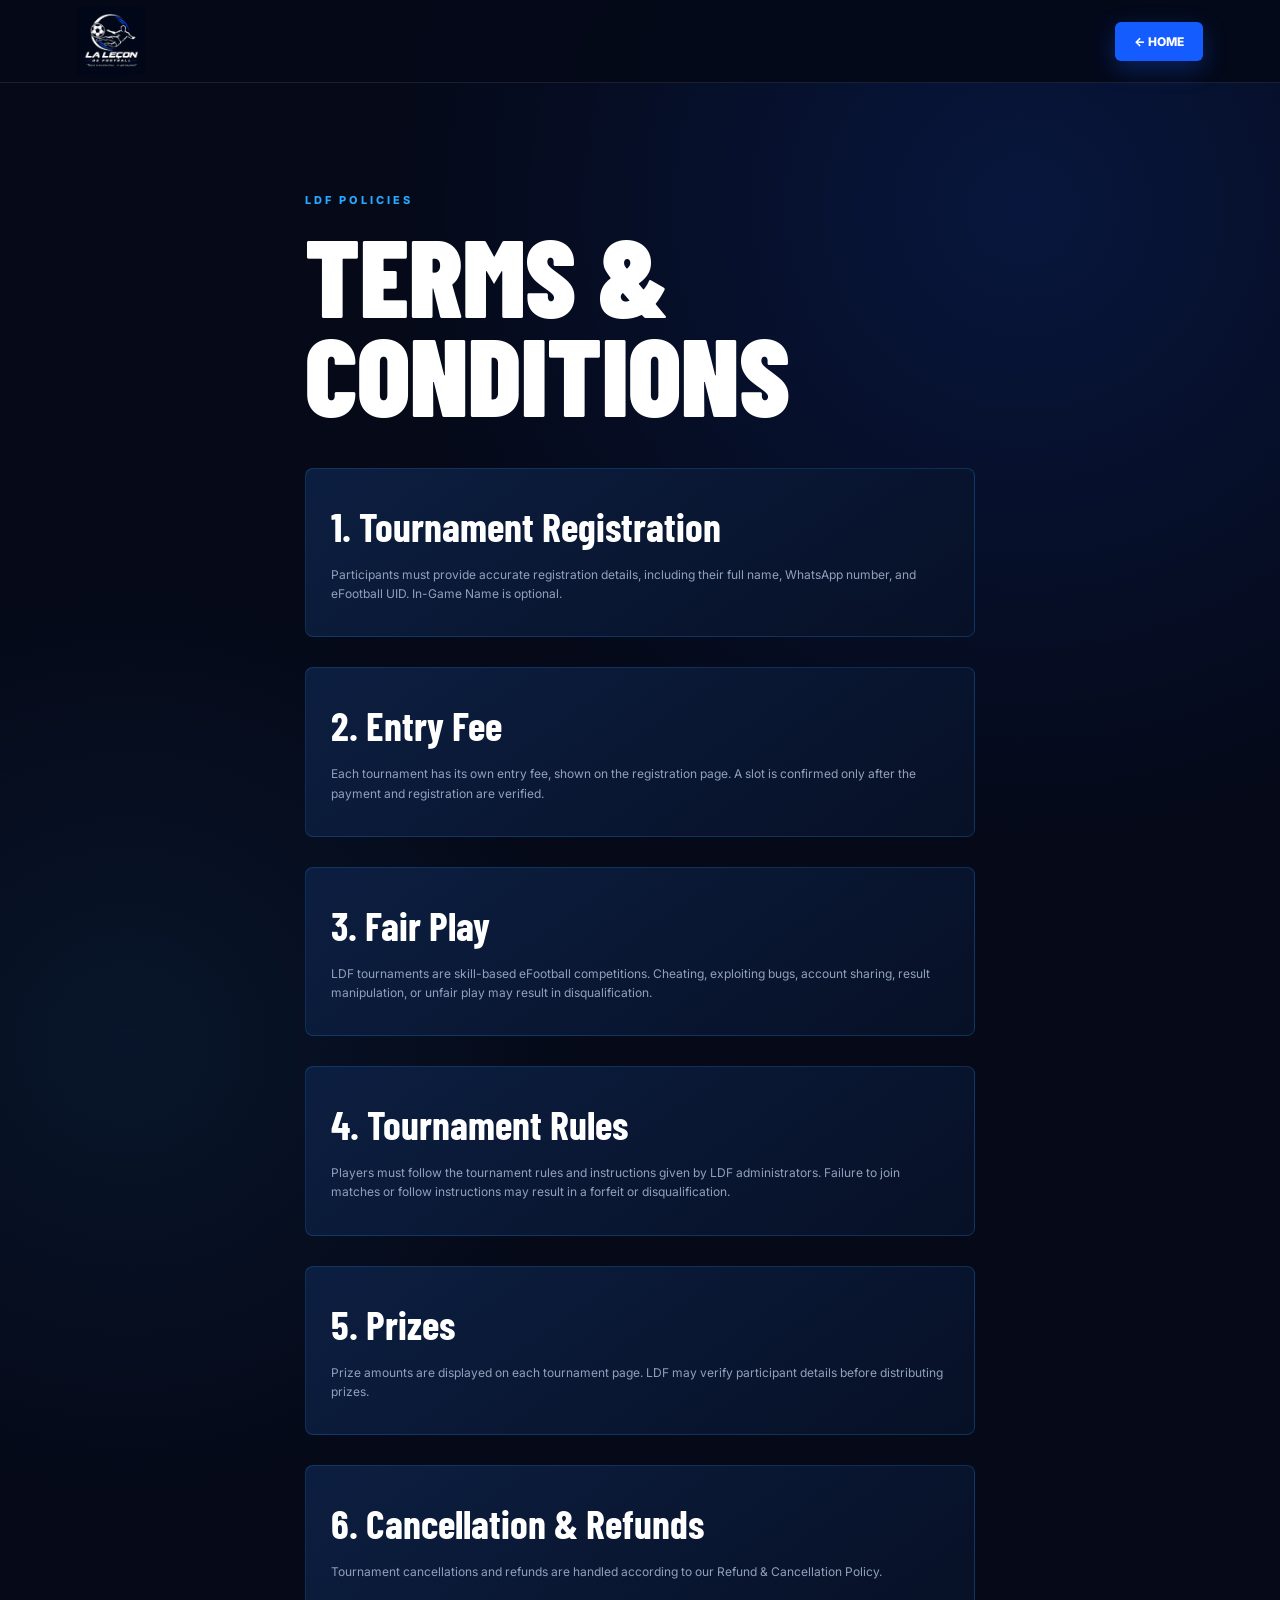
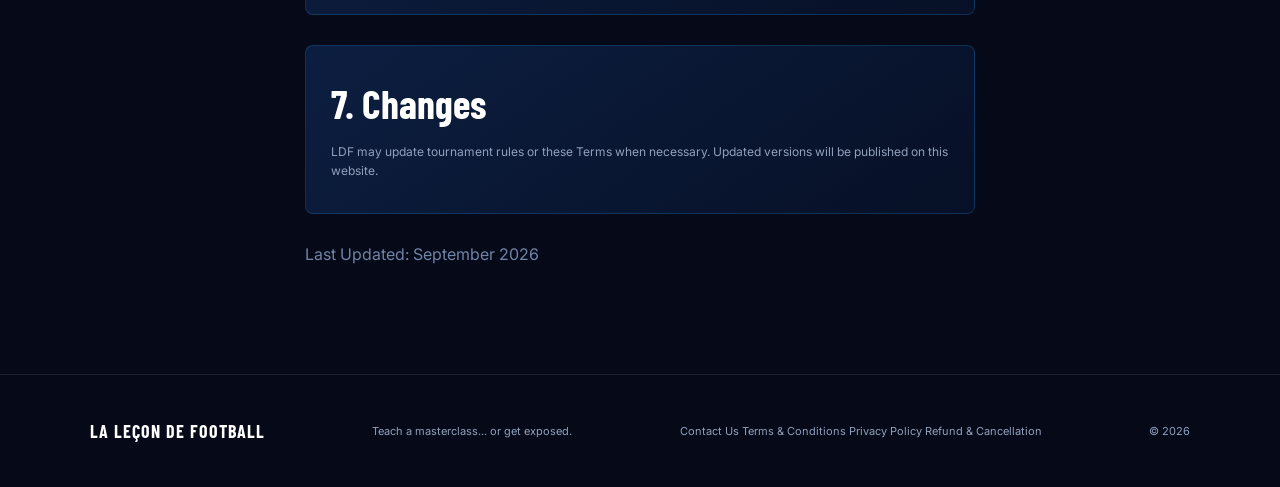
<file: terms.html>
<!DOCTYPE html>
<html lang="en">

<head>

  <meta charset="UTF-8">

  <meta
    name="viewport"
    content="width=device-width, initial-scale=1.0">

  <meta
    name="theme-color"
    content="#050b20">

  <title>
    Terms & Conditions | La Leçon de Football
  </title>

  <link
    rel="stylesheet"
    href="style.css">

</head>


<body>


<header class="nav">

  <a
    href="index.html"
    class="brand">

    <img
      src="logo.PNG"
      alt="La Leçon de Football">

  </a>


  <a
    href="index.html"
    class="nav-btn">

    ← HOME

  </a>

</header>



<main>

<section class="section register-page">

  <div class="eyebrow">
    LDF POLICIES
  </div>

  <h1>
    TERMS &<br>
    CONDITIONS
  </h1>


  <div class="payment-box">

    <h3>
      1. Tournament Registration
    </h3>

    <p>
      Participants must provide accurate registration
      details, including their full name, WhatsApp number,
      and eFootball UID.
      In-Game Name is optional.
    </p>

  </div>


  <div class="payment-box">

    <h3>
      2. Entry Fee
    </h3>

    <p>
      Each tournament has its own entry fee, shown on
      the registration page. A slot is confirmed only
      after the payment and registration are verified.
    </p>

  </div>


  <div class="payment-box">

    <h3>
      3. Fair Play
    </h3>

    <p>
      LDF tournaments are skill-based eFootball
      competitions. Cheating, exploiting bugs,
      account sharing, result manipulation, or
      unfair play may result in disqualification.
    </p>

  </div>


  <div class="payment-box">

    <h3>
      4. Tournament Rules
    </h3>

    <p>
      Players must follow the tournament rules and
      instructions given by LDF administrators.
      Failure to join matches or follow instructions
      may result in a forfeit or disqualification.
    </p>

  </div>


  <div class="payment-box">

    <h3>
      5. Prizes
    </h3>

    <p>
      Prize amounts are displayed on each tournament
      page. LDF may verify participant details before
      distributing prizes.
    </p>

  </div>


  <div class="payment-box">

    <h3>
      6. Cancellation & Refunds
    </h3>

    <p>
      Tournament cancellations and refunds are handled
      according to our Refund & Cancellation Policy.
    </p>

  </div>


  <div class="payment-box">

    <h3>
      7. Changes
    </h3>

    <p>
      LDF may update tournament rules or these Terms
      when necessary. Updated versions will be
      published on this website.
    </p>

  </div>


  <p class="payment-note">

    Last Updated: September 2026

  </p>


</section>

</main>



<footer>

  <strong>
    LA LEÇON DE FOOTBALL
  </strong>

  <span>
    Teach a masterclass... or get exposed.
  </span>


  <div class="footer-links">

    <a href="contact.html">
      Contact Us
    </a>

    <a href="terms.html">
      Terms & Conditions
    </a>

    <a href="privacy.html">
      Privacy Policy
    </a>

    <a href="refund.html">
      Refund & Cancellation
    </a>

  </div>


  <span>
    © 2026
  </span>

</footer>


</body>
</html>
</file>
<file: style.css>
@import url('https://fonts.googleapis.com/css2?family=Barlow+Condensed:wght@400;500;600;700;800;900&family=Inter:wght@400;500;600;700;800&display=swap');

:root {
  --navy: #050918;
  --navy2: #08132d;
  --blue: #155cff;
  --cyan: #27a7ff;
  --white: #ffffff;
  --muted: #91a0bb;
  --line: rgba(255,255,255,0.09);
  --card: rgba(12,25,53,0.82);
}

* {
  margin: 0;
  padding: 0;
  box-sizing: border-box;
}

html {
  scroll-behavior: smooth;
}

body {
  background:
    radial-gradient(circle at 80% 10%, rgba(21,92,255,0.16), transparent 30%),
    radial-gradient(circle at 10% 50%, rgba(39,167,255,0.08), transparent 30%),
    var(--navy);
  color: var(--white);
  font-family: 'Inter', sans-serif;
  overflow-x: hidden;
}

a {
  color: inherit;
  text-decoration: none;
}

/* =========================
NAVIGATION
========================= */

.nav {
  width: 100%;
  min-height: 78px;
  padding: 7px 6%;
  display: flex;
  align-items: center;
  justify-content: space-between;
  border-bottom: 1px solid var(--line);
  background: rgba(5,9,24,0.92);
  backdrop-filter: blur(15px);
  position: sticky;
  top: 0;
  z-index: 100;
}

.brand {
  display: flex;
  align-items: center;
  flex-shrink: 0;
}

.brand img {
  width: 68px;
  height: 68px;
  object-fit: contain;
  display: block;
}

.nav nav {
  display: flex;
  gap: 32px;
}

.nav nav a {
  color: #aab6cc;
  font-size: 13px;
  font-weight: 600;
}

.nav-btn {
  background: var(--blue);
  padding: 12px 19px;
  border-radius: 6px;
  font-size: 12px;
  font-weight: 800;
  box-shadow: 0 8px 25px rgba(21,92,255,0.3);
}

/* =========================
HERO
========================= */

.hero {
  min-height: 680px;
  padding: 90px 7%;
  position: relative;
  display: flex;
  align-items: center;
  overflow: hidden;
  background: #050918;
}

/* HERO IMAGE */

.hero-image {
  position: absolute;
  inset: 0;
  width: 100%;
  height: 100%;
  object-fit: cover;
  object-position: center;
  z-index: 0;
  display: block;
}

/* CINEMATIC DARK OVERLAY */

.hero::before {
  content: "";
  position: absolute;
  inset: 0;
  background:
    linear-gradient(
      90deg,
      rgba(5,9,24,0.96) 0%,
      rgba(5,9,24,0.82) 32%,
      rgba(5,9,24,0.45) 65%,
      rgba(5,9,24,0.28) 100%
    );
  z-index: 1;
}

/* GRID */

.hero::after {
  content: "";
  position: absolute;
  inset: 0;
  background-image:
    linear-gradient(
      rgba(255,255,255,0.025) 1px,
      transparent 1px
    ),
    linear-gradient(
      90deg,
      rgba(255,255,255,0.025) 1px,
      transparent 1px
    );
  background-size: 50px 50px;
  z-index: 2;
  pointer-events: none;
}

.hero-content {
  position: relative;
  z-index: 3;
  max-width: 720px;
}

.eyebrow {
  color: var(--cyan);
  font-size: 11px;
  font-weight: 800;
  letter-spacing: 3px;
  margin-bottom: 18px;
}

.hero h1 {
  font-family: 'Barlow Condensed', sans-serif;
  font-size: clamp(70px, 10vw, 130px);
  line-height: 0.82;
  font-weight: 900;
  letter-spacing: -2px;
  text-transform: uppercase;
}

.hero h1 span {
  color: transparent;
  -webkit-text-stroke: 1px rgba(255,255,255,0.8);
}

.hero p {
  margin-top: 28px;
  font-family: 'Barlow Condensed', sans-serif;
  font-size: 34px;
  font-weight: 600;
  color: #dbe5f8;
}

.hero-buttons {
  display: flex;
  gap: 13px;
  margin-top: 35px;
}

.btn {
  display: inline-flex;
  justify-content: center;
  align-items: center;
  min-height: 48px;
  padding: 0 23px;
  border-radius: 5px;
  background: linear-gradient(135deg, #155cff, #168cff);
  color: white;
  font-size: 12px;
  font-weight: 800;
  letter-spacing: 0.7px;
  border: none;
}

.btn.secondary {
  background: rgba(5,9,24,0.45);
  border: 1px solid rgba(255,255,255,0.18);
}

.full {
  width: 100%;
}

/* =========================
STATS
========================= */

.stats {
  display: grid;
  grid-template-columns: repeat(4, 1fr);
  border-bottom: 1px solid var(--line);
}

.stats div {
  padding: 30px 20px;
  text-align: center;
  border-right: 1px solid var(--line);
}

.stats div:last-child {
  border-right: none;
}

.stats strong {
  display: block;
  font-family: 'Barlow Condensed', sans-serif;
  font-size: 35px;
  font-weight: 800;
}

.stats span {
  display: block;
  margin-top: 5px;
  color: var(--muted);
  font-size: 10px;
  text-transform: uppercase;
  letter-spacing: 1.5px;
}

/* =========================
SECTIONS
========================= */

.section {
  padding: 110px 7%;
}

.section h1,
.section h2 {
  font-family: 'Barlow Condensed', sans-serif;
  font-weight: 900;
  line-height: 0.9;
}

.section h2 {
  font-size: clamp(55px, 7vw, 90px);
  margin-bottom: 55px;
}

.section h1 {
  font-size: clamp(65px, 9vw, 110px);
  margin-bottom: 45px;
}

.section h1 span {
  color: var(--cyan);
}

/* =========================
TOURNAMENT CARDS
========================= */

.cards {
  display: grid;
  grid-template-columns: repeat(3, 1fr);
  gap: 20px;
}

.card {
  position: relative;
  padding: 32px;
  min-height: 420px;
  display: flex;
  flex-direction: column;

  background:
    linear-gradient(
      145deg,
      rgba(18,38,77,0.9),
      rgba(7,17,39,0.9)
    );

  border: 1px solid var(--line);
  border-radius: 8px;
  overflow: hidden;
}

.card.featured {
  border-color: rgba(21,92,255,0.65);
}

.card-number {
  color: var(--cyan);
  font-size: 10px;
  font-weight: 800;
  letter-spacing: 2px;
  margin-bottom: 25px;
}

.card h3 {
  font-family: 'Barlow Condensed', sans-serif;
  font-size: 48px;
  line-height: 0.88;
  font-weight: 900;
  margin-bottom: 15px;
}

.card p {
  color: var(--muted);
  font-size: 13px;
  line-height: 1.6;
}

.money {
  display: flex;
  gap: 24px;
  flex-wrap: wrap;
  margin-top: 30px;
}

.money small {
  color: var(--muted);
  font-size: 9px;
  font-weight: 700;
  letter-spacing: 1px;
}

.money strong {
  display: block;
  margin-top: 4px;
  font-family: 'Barlow Condensed', sans-serif;
  font-size: 30px;
}

.slots {
  margin-top: auto;
  padding-top: 25px;
  color: #b8c6df;
  font-size: 10px;
  font-weight: 800;
  letter-spacing: 1px;
}

/* =========================
HOW IT WORKS
========================= */

.dark {
  background: rgba(9,20,43,0.65);
  border-top: 1px solid var(--line);
  border-bottom: 1px solid var(--line);
}

.steps {
  display: grid;
  grid-template-columns: repeat(4, 1fr);
}

.steps > div {
  padding: 25px;
  border-left: 1px solid var(--line);
}

.steps > div:last-child {
  border-right: 1px solid var(--line);
}

.steps b {
  color: var(--blue);
  font-family: 'Barlow Condensed', sans-serif;
  font-size: 28px;
}

.steps h3 {
  margin-top: 25px;
  font-family: 'Barlow Condensed', sans-serif;
  font-size: 30px;
}

.steps p {
  margin-top: 12px;
  color: var(--muted);
  font-size: 12px;
  line-height: 1.7;
}

/* =========================
RULES
========================= */

.rules {
  display: grid;
  grid-template-columns: 0.8fr 1.2fr;
  gap: 80px;
}

.rule-list p {
  padding: 23px 0;
  border-bottom: 1px solid var(--line);
  color: #b9c5d9;
  font-size: 14px;
  line-height: 1.6;
}

.rule-list b {
  display: inline-block;
  width: 45px;
  color: var(--cyan);
  font-family: 'Barlow Condensed', sans-serif;
  font-size: 20px;
}

/* =========================
FOOTER
========================= */

footer {
  padding: 45px 7%;
  display: flex;
  justify-content: space-between;
  align-items: center;
  gap: 20px;
  border-top: 1px solid var(--line);
  color: var(--muted);
  font-size: 11px;
}

footer strong {
  color: white;
  font-family: 'Barlow Condensed', sans-serif;
  font-size: 18px;
  letter-spacing: 1px;
}

/* =========================
REGISTRATION PAGE
========================= */

.register-page {
  max-width: 850px;
  margin: 0 auto;
}

.selected-tournament {
  margin-bottom: 35px;
  padding: 25px;
  background:
    linear-gradient(
      145deg,
      rgba(18,38,77,0.9),
      rgba(7,17,39,0.9)
    );
  border: 1px solid rgba(39,167,255,0.2);
  border-radius: 8px;
}

.selected-tournament h2 {
  font-size: 45px;
  margin: 8px 0 10px;
}

#tournamentDetails {
  color: var(--muted);
  font-size: 12px;
}

#registrationForm {
  width: 100%;
}

#registrationForm label {
  display: block;
  width: 100%;
  margin-bottom: 22px;
  color: #b9c6dc;
  font-size: 10px;
  font-weight: 800;
  letter-spacing: 1.5px;
}

#registrationForm input {
  display: block;
  width: 100%;
  height: 52px;
  margin-top: 9px;
  padding: 0 16px;
  border: 1px solid var(--line);
  border-radius: 6px;
  outline: none;
  background: rgba(8,19,45,0.9);
  color: white;
  font-family: 'Inter', sans-serif;
  font-size: 14px;
}

#registrationForm input:focus {
  border-color: var(--blue);
  box-shadow: 0 0 0 3px rgba(21,92,255,0.12);
}

#registrationForm input::placeholder {
  color: #60708e;
}

.optional {
  margin-left: 8px;
  color: #5f759a;
  font-size: 8px;
}

.payment-box {
  margin: 30px 0;
  padding: 25px;
  border: 1px solid rgba(39,167,255,0.2);
  border-radius: 8px;
  background:
    linear-gradient(
      145deg,
      rgba(13,32,67,0.95),
      rgba(7,17,39,0.95)
    );
}

.payment-box h3 {
  margin: 8px 0 15px;
  font-family: 'Barlow Condensed', sans-serif;
  font-size: 40px;
}

.payment-box h2 {
  margin: 8px 0 15px;
  font-family: 'Barlow Condensed', sans-serif;
  font-size: 45px;
}

.payment-box p {
  margin: 8px 0;
  color: var(--muted);
  font-size: 12px;
  line-height: 1.6;
}

.upi {
  display: flex;
  align-items: center;
  justify-content: space-between;
  gap: 12px;
  margin: 15px 0;
  padding: 13px;
  background: rgba(0,0,0,0.25);
  border: 1px solid var(--line);
  border-radius: 6px;
}

.upi strong {
  color: white;
  font-size: 13px;
  overflow-wrap: anywhere;
  word-break: break-word;
}

.upi button {
  flex-shrink: 0;
  padding: 9px 12px;
  border: 1px solid rgba(255,255,255,0.15);
  border-radius: 5px;
  background: var(--blue);
  color: white;
  font-size: 10px;
  font-weight: 800;
}

.payment-note {
  color: #7084a8 !important;
}

.confirmation {
  width: 100%;
}

/* =========================
TABLET
========================= */

@media (max-width: 850px) {

  .nav {
    padding: 7px 4%;
  }

  .nav nav {
    display: none;
  }

  .hero {
    min-height: 600px;
    padding: 80px 6%;
  }

  .cards {
    grid-template-columns: 1fr;
  }

  .card {
    min-height: 390px;
  }

  .steps {
    grid-template-columns: 1fr 1fr;
  }

  .steps > div:nth-child(2) {
    border-right: 1px solid var(--line);
  }

  .rules {
    grid-template-columns: 1fr;
    gap: 40px;
  }
}

/* =========================
MOBILE
========================= */

@media (max-width: 560px) {

  .nav {
    min-height: 68px;
    padding: 5px 18px;
  }

  .brand img {
    width: 55px;
    height: 55px;
  }

  .nav-btn {
    padding: 10px 13px;
    font-size: 10px;
  }

  .hero {
    min-height: 590px;
    padding: 70px 20px;
  }

  .hero-image {
    object-position: 58% center;
  }

  .hero::before {
    background:
      linear-gradient(
        180deg,
        rgba(5,9,24,0.50) 0%,
        rgba(5,9,24,0.76) 48%,
        rgba(5,9,24,0.97) 100%
      );
  }

  .hero h1 {
    font-size: 70px;
    letter-spacing: -1px;
  }

  .hero p {
    font-size: 27px;
  }

  .hero-buttons {
    flex-direction: column;
    width: 100%;
  }

  .hero-buttons .btn {
    width: 100%;
  }

  .stats {
    grid-template-columns: 1fr 1fr;
  }

  .stats div {
    padding: 22px 10px;
  }

  .stats div:nth-child(2) {
    border-right: none;
  }

  .stats div:nth-child(3),
  .stats div:nth-child(4) {
    border-top: 1px solid var(--line);
  }

  .section {
    padding: 75px 20px;
  }

  .section h1 {
    font-size: 65px;
  }

  .section h2 {
    font-size: 60px;
    margin-bottom: 38px;
  }

  .card {
    padding: 27px;
  }

  .card h3 {
    font-size: 43px;
  }

  .money {
    gap: 18px;
  }

  .steps {
    grid-template-columns: 1fr;
  }

  .steps > div {
    border-right: 1px solid var(--line);
  }

  .rules {
    gap: 20px;
  }

  footer {
    flex-direction: column;
    align-items: flex-start;
  }

  /* REGISTRATION MOBILE */

  .register-page {
    width: 100%;
    max-width: 100%;
    margin: 0;
  }

  .register-page h1 {
    font-size: 62px;
    line-height: 0.88;
    margin-bottom: 35px;
  }

  .selected-tournament {
    width: 100%;
    padding: 20px;
  }

  .selected-tournament h2 {
    font-size: 38px;
    line-height: 0.9;
  }

  #registrationForm {
    width: 100%;
  }

  #registrationForm label {
    width: 100%;
    display: block;
    margin-bottom: 18px;
  }

  #registrationForm input {
    width: 100%;
    height: 52px;
    display: block;
    font-size: 16px;
  }

  .payment-box {
    width: 100%;
    padding: 20px;
  }

  .payment-box h2 {
    font-size: 38px;
  }

  .upi {
    flex-direction: column;
    align-items: stretch;
  }

  .upi strong {
    text-align: center;
  }

  .upi button {
    width: 100%;
    min-height: 42px;
  }

  #registrationForm > .btn {
    width: 100%;
    min-height: 52px;
  }
}
</file>
